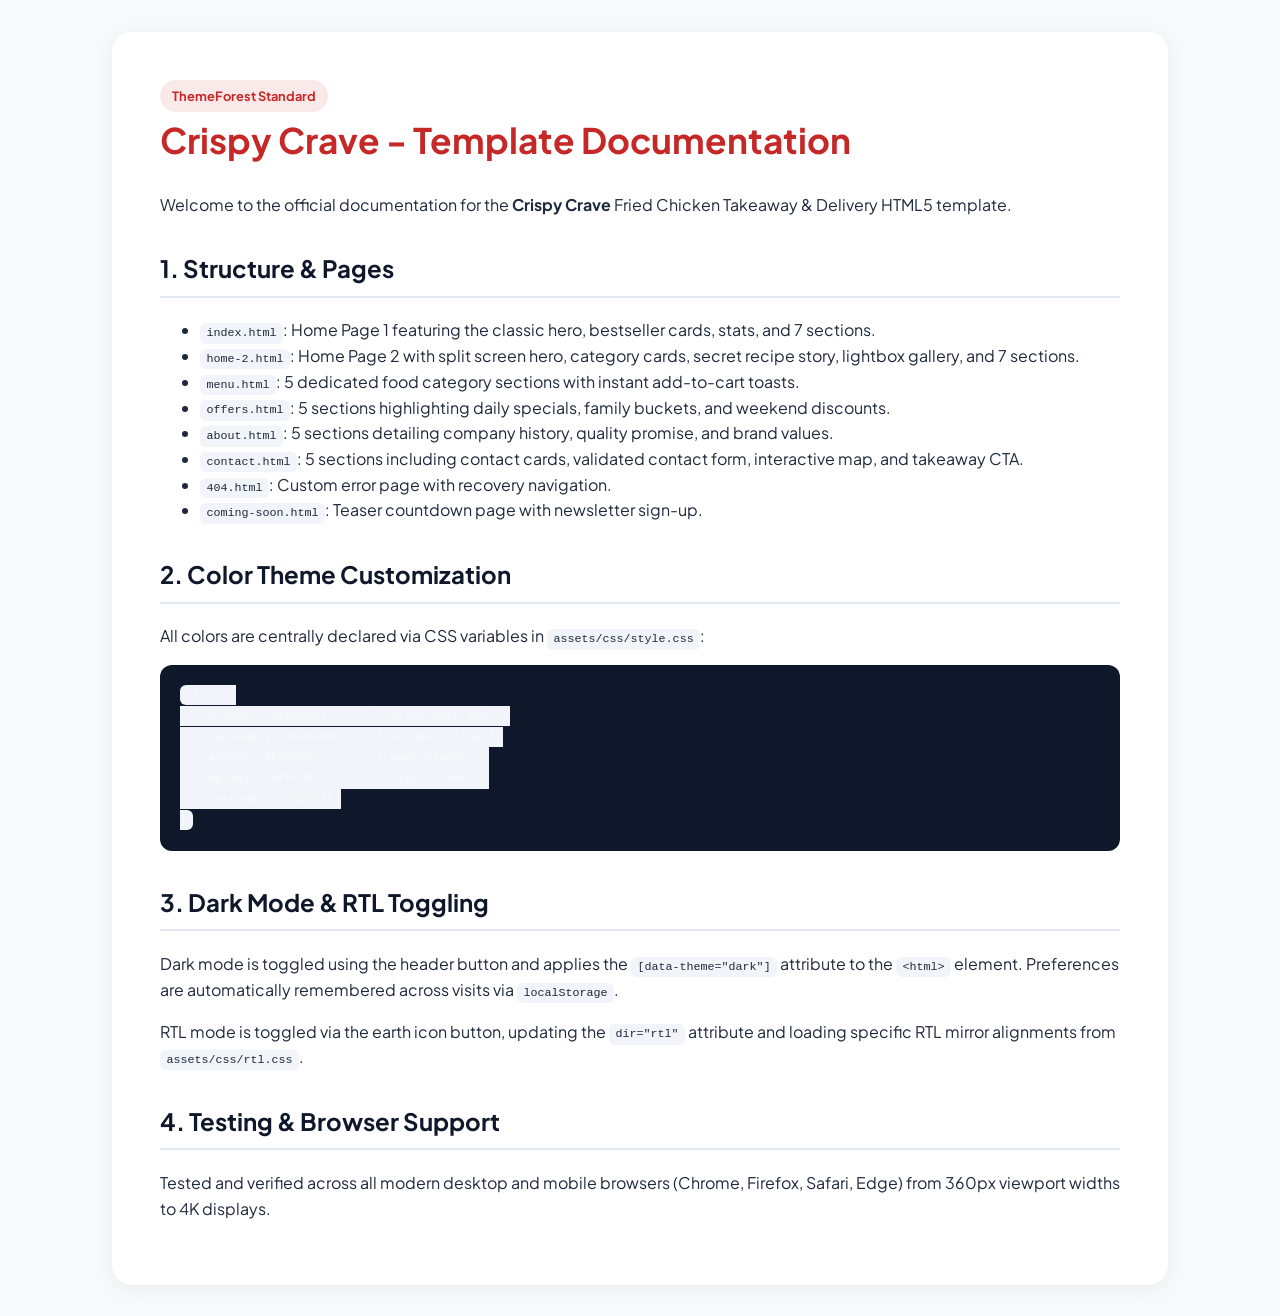
<file: documentation/index.html>
<!DOCTYPE html>
<html lang="en">
<head>
  <meta charset="UTF-8">
  <meta name="viewport" content="width=device-width, initial-scale=1.0">
  <title>Crispy Crave - Documentation & Developer Guide</title>
  <link href="https://fonts.googleapis.com/css2?family=Plus+Jakarta+Sans:wght@400;600;700;800&display=swap" rel="stylesheet">
  <style>
    :root {
      --primary: #C62828;
      --secondary: #FFB300;
      --bg: #F8F9FA;
      --card: #FFFFFF;
      --text: #1E293B;
    }
    body {
      font-family: 'Plus Jakarta Sans', sans-serif;
      background: var(--bg);
      color: var(--text);
      line-height: 1.6;
      margin: 0;
      padding: 2rem 1.5rem;
    }
    .doc-container {
      max-width: 960px;
      margin: 0 auto;
      background: var(--card);
      padding: 3rem;
      border-radius: 20px;
      box-shadow: 0 4px 20px rgba(0,0,0,0.06);
    }
    h1 { color: var(--primary); font-size: 2.2rem; margin-top: 0; }
    h2 { border-bottom: 2px solid #E2E8F0; padding-bottom: 0.5rem; margin-top: 2rem; color: #0F172A; }
    code { background: #F1F5F9; padding: 0.2rem 0.4rem; border-radius: 6px; font-size: 0.9em; }
    pre { background: #0F172A; color: #F8FAFC; padding: 1.25rem; border-radius: 12px; overflow-x: auto; }
    .badge { display: inline-block; padding: 0.35rem 0.75rem; border-radius: 999px; background: rgba(198,40,40,0.1); color: var(--primary); font-weight: 700; font-size: 0.8rem; }
  </style>
</head>
<body>
  <div class="doc-container">
    <span class="badge">ThemeForest Standard</span>
    <h1>Crispy Crave - Template Documentation</h1>
    <p>Welcome to the official documentation for the <strong>Crispy Crave</strong> Fried Chicken Takeaway & Delivery HTML5 template.</p>

    <h2>1. Structure & Pages</h2>
    <ul>
      <li><code>index.html</code>: Home Page 1 featuring the classic hero, bestseller cards, stats, and 7 sections.</li>
      <li><code>home-2.html</code>: Home Page 2 with split screen hero, category cards, secret recipe story, lightbox gallery, and 7 sections.</li>
      <li><code>menu.html</code>: 5 dedicated food category sections with instant add-to-cart toasts.</li>
      <li><code>offers.html</code>: 5 sections highlighting daily specials, family buckets, and weekend discounts.</li>
      <li><code>about.html</code>: 5 sections detailing company history, quality promise, and brand values.</li>
      <li><code>contact.html</code>: 5 sections including contact cards, validated contact form, interactive map, and takeaway CTA.</li>
      <li><code>404.html</code>: Custom error page with recovery navigation.</li>
      <li><code>coming-soon.html</code>: Teaser countdown page with newsletter sign-up.</li>
    </ul>

    <h2>2. Color Theme Customization</h2>
    <p>All colors are centrally declared via CSS variables in <code>assets/css/style.css</code>:</p>
    <pre><code>:root {
  --primary: #C62828;      /* Brand Deep Red */
  --secondary: #FFB300;    /* Golden Yellow */
  --accent: #F57C00;       /* Warm Orange */
  --bg-main: #FFF8EF;      /* Light Cream */
  --text-main: #1D1D1F;
}</code></pre>

    <h2>3. Dark Mode & RTL Toggling</h2>
    <p>Dark mode is toggled using the header button and applies the <code>[data-theme="dark"]</code> attribute to the <code>&lt;html&gt;</code> element. Preferences are automatically remembered across visits via <code>localStorage</code>.</p>
    <p>RTL mode is toggled via the earth icon button, updating the <code>dir="rtl"</code> attribute and loading specific RTL mirror alignments from <code>assets/css/rtl.css</code>.</p>

    <h2>4. Testing & Browser Support</h2>
    <p>Tested and verified across all modern desktop and mobile browsers (Chrome, Firefox, Safari, Edge) from 360px viewport widths to 4K displays.</p>
  </div>
</body>
</html>
</file>
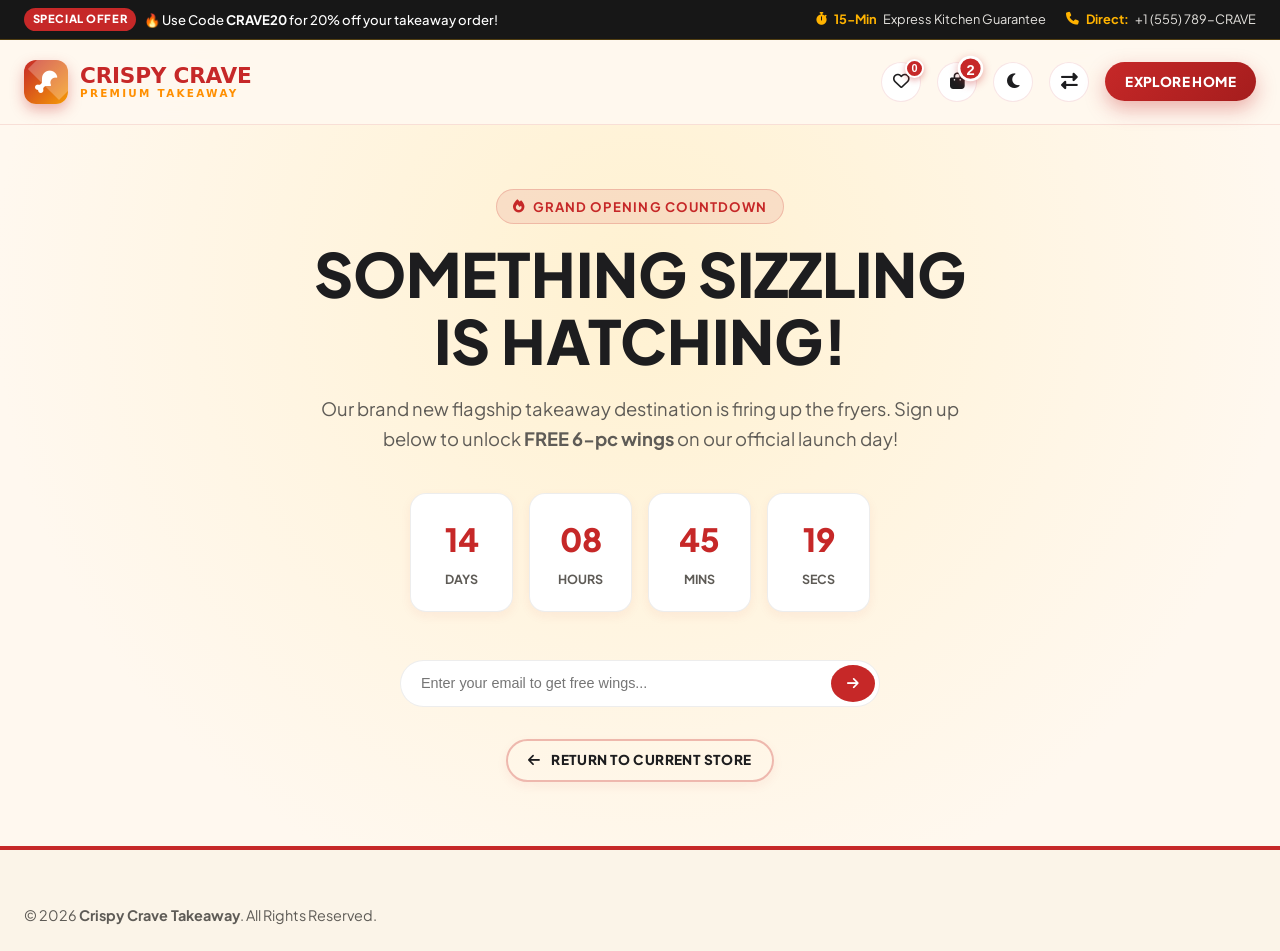
<file: coming-soon.html>
<!DOCTYPE html>
<html lang="en" dir="ltr" data-theme="light">
<head>
  <meta charset="UTF-8">
  <meta name="viewport" content="width=device-width, initial-scale=1.0">
  <title>Coming Soon | Crispy Crave New Store Opening</title>
  <meta name="description" content="A brand new Crispy Crave Takeaway location is opening soon. Sign up for free wings on opening day!">
  <link rel="icon" type="image/svg+xml" href="assets/images/favicon.svg">

  <link rel="preconnect" href="https://fonts.googleapis.com">
  <link rel="preconnect" href="https://fonts.gstatic.com" crossorigin>
  <link href="https://fonts.googleapis.com/css2?family=Plus+Jakarta+Sans:wght@400;500;600;700;800;900&display=swap" rel="stylesheet">
  <link rel="stylesheet" href="https://cdnjs.cloudflare.com/ajax/libs/font-awesome/6.5.1/css/all.min.css">

  <link rel="stylesheet" href="assets/css/style.css">
  <link rel="stylesheet" href="assets/css/animations.css">
  <link rel="stylesheet" href="assets/css/dark-mode.css">
  <link rel="stylesheet" href="assets/css/rtl.css">
</head>
<body style="min-height: 100vh; display: flex; flex-direction: column; justify-content: space-between; background: radial-gradient(circle at 50% 30%, rgba(255,179,0,0.18) 0%, var(--bg-main) 70%);">

  <!-- Header -->
  <!-- Topbar Announcement -->
    <div class="crave-topbar">
      <div class="cc-container crave-topbar-inner">
        <div class="topbar-promo">
          <span class="topbar-promo-tag">Special Offer</span>
          <span>🔥 Use Code <strong>CRAVE20</strong> for 20% off your takeaway order!</span>
        </div>
        <div class="topbar-perks">
          <span><i class="fa-solid fa-stopwatch" style="color: var(--secondary);"></i> <strong>15-Min</strong> Express Kitchen Guarantee</span>
          <span><i class="fa-solid fa-phone" style="color: var(--secondary);"></i> <strong>Direct:</strong> +1 (555) 789-CRAVE</span>
        </div>
      </div>
    </div>

  <header class="crave-header">

    <div class="cc-container crave-nav-wrapper">
      <a href="index.html" class="crave-brand">
        <div class="crave-logo-mark"><i class="fa-solid fa-drumstick-bite"></i></div>
        <div class="crave-brand-name">
          <span class="crave-brand-main">CRISPY CRAVE</span>
          <span class="crave-brand-sub">PREMIUM TAKEAWAY</span>
        </div>
      </a>
      <div class="crave-nav-actions">
        <!-- Wishlist Drawer Button -->
        <button class="crave-icon-btn wish-drawer-btn" aria-label="Open Crave-List" title="Your Crave-List">
          <i class="fa-regular fa-heart"></i>
          <span class="crave-badge-count" data-wish-count>0</span>
        </button>

        <!-- Cart / Order Drawer Button -->
        <button class="crave-icon-btn cart-drawer-btn" aria-label="Open Takeaway Bag" title="Your Takeaway Bag">
          <i class="fa-solid fa-bag-shopping"></i>
          <span class="crave-badge-count" data-cart-count>0</span>
        </button>

        <button class="crave-icon-btn theme-toggle-btn" aria-label="Toggle theme mode"><i class="fa-solid fa-moon"></i></button>
        <button class="crave-icon-btn rtl-toggle-btn" aria-label="Toggle text direction"><i class="fa-solid fa-right-left"></i></button>
        <a href="index.html" class="btn-crave btn-crave-primary btn-crave-sm">Explore Home</a>
      </div>
    </div>
  </header>

  <!-- Coming Soon Content -->
  <main class="cc-container" style="padding: 4rem 1.5rem; text-align: center;">
    <div style="max-width: 680px; margin: 0 auto;" class="anim-fade-up">
      <div class="crave-badge crave-badge-glow mb-3">
        <i class="fa-solid fa-fire text-danger"></i> Grand Opening Countdown
      </div>
      <h1 style="font-size: clamp(2.4rem, 5vw, 3.8rem); font-weight: 900; line-height: 1.1; margin-bottom: 1.25rem;">
        SOMETHING SIZZLING IS HATCHING!
      </h1>
      <p style="font-size: 1.15rem; color: var(--text-muted); line-height: 1.6; margin-bottom: 2.5rem;">
        Our brand new flagship takeaway destination is firing up the fryers. Sign up below to unlock <strong>FREE 6-pc wings</strong> on our official launch day!
      </p>

      <!-- Countdown Visual Box -->
      <div style="display: grid; grid-template-columns: repeat(4, 1fr); gap: 1rem; max-width: 460px; margin: 0 auto 3rem;">
        <div style="background: var(--bg-card); padding: 1.25rem 0.5rem; border-radius: 16px; border: 1px solid var(--border-light); box-shadow: var(--shadow-sm);">
          <div style="font-family: var(--font-heading); font-size: 2rem; font-weight: 900; color: var(--primary);">14</div>
          <span style="font-size: 0.78rem; text-transform: uppercase; font-weight: 700; color: var(--text-muted);">Days</span>
        </div>
        <div style="background: var(--bg-card); padding: 1.25rem 0.5rem; border-radius: 16px; border: 1px solid var(--border-light); box-shadow: var(--shadow-sm);">
          <div style="font-family: var(--font-heading); font-size: 2rem; font-weight: 900; color: var(--primary);">08</div>
          <span style="font-size: 0.78rem; text-transform: uppercase; font-weight: 700; color: var(--text-muted);">Hours</span>
        </div>
        <div style="background: var(--bg-card); padding: 1.25rem 0.5rem; border-radius: 16px; border: 1px solid var(--border-light); box-shadow: var(--shadow-sm);">
          <div style="font-family: var(--font-heading); font-size: 2rem; font-weight: 900; color: var(--primary);">45</div>
          <span style="font-size: 0.78rem; text-transform: uppercase; font-weight: 700; color: var(--text-muted);">Mins</span>
        </div>
        <div style="background: var(--bg-card); padding: 1.25rem 0.5rem; border-radius: 16px; border: 1px solid var(--border-light); box-shadow: var(--shadow-sm);">
          <div style="font-family: var(--font-heading); font-size: 2rem; font-weight: 900; color: var(--primary);">19</div>
          <span style="font-size: 0.78rem; text-transform: uppercase; font-weight: 700; color: var(--text-muted);">Secs</span>
        </div>
      </div>

      <!-- Notify Me Form -->
      <form class="footer-newsletter-form" style="max-width: 480px; margin: 0 auto 2rem;">
        <input type="email" class="footer-newsletter-input" placeholder="Enter your email to get free wings..." required aria-label="Email address for launch alert" style="background: var(--bg-card); color: var(--text-main); border: 1px solid var(--border-light);">
        <button type="submit" class="footer-newsletter-btn" aria-label="Notify me"><i class="fa-solid fa-arrow-right"></i></button>
      </form>

      <div class="d-flex justify-content-center gap-3">
        <a href="index.html" class="btn-crave btn-crave-outline btn-crave-sm">
          <i class="fa-solid fa-arrow-left"></i> Return To Current Store
        </a>
      </div>
    </div>
  </main>

  <!-- Footer Simple -->
  <footer class="crave-footer" style="padding: 2.5rem 0 1.5rem;">
    <div class="cc-container text-center">
      <p style="font-size: 0.9rem; margin-bottom: 0;">&copy; 2026 <strong>Crispy Crave Takeaway</strong>. All Rights Reserved.</p>
    </div>
  </footer>

  <script src="assets/js/animations.js"></script>
  <script src="assets/js/main.js"></script>
</body>
</html>
</file>
<file: assets/css/style.css>
/* CRISPY CRAVE - Premium Fried Chicken Takeaway Stylesheet */
:root {
  --primary: #C62828;
  --primary-dark: #9B1B1B;
  --primary-light: #FF5252;
  --primary-rgb: 198, 40, 40;
  
  --secondary: #FFB300;
  --secondary-dark: #FF8F00;
  --secondary-light: #FFE082;
  --secondary-rgb: 255, 179, 0;

  --accent: #FFB300;
  --accent-rgb: 255, 179, 0;

  --bg-main: #FFF8EF;
  --bg-card: #FFFFFF;
  --bg-card-alt: #FBF4E8;
  --bg-subtle: #FFF1E0;
  
  --text-main: #1D1D1F;
  --text-muted: #5E5B56;
  --text-light: #FFFFFF;
  
  --border-color: rgba(198, 40, 40, 0.12);
  --border-light: rgba(0, 0, 0, 0.07);
  
  --shadow-sm: 0 4px 12px rgba(198, 40, 40, 0.06);
  --shadow-md: 0 10px 25px rgba(198, 40, 40, 0.09);
  --shadow-lg: 0 20px 40px rgba(0, 0, 0, 0.08);
  --shadow-glow: 0 0 25px rgba(255, 179, 0, 0.4);

  --font-heading: 'Cabinet Grotesk', 'Plus Jakarta Sans', system-ui, sans-serif;
  --font-body: 'Plus Jakarta Sans', system-ui, sans-serif;
  --font-display: 'Clash Display', 'Cabinet Grotesk', system-ui, sans-serif;

  --header-height: 84px;
  --radius-sm: 10px;
  --radius-md: 16px;
  --radius-lg: 24px;
  --radius-pill: 9999px;

  --transition-smooth: all 0.35s cubic-bezier(0.16, 1, 0.3, 1);
  --transition-bounce: all 0.45s cubic-bezier(0.34, 1.56, 0.64, 1);
}

/* Base & Reset */
*, *::before, *::after {
  box-sizing: border-box;
}

html {
  scroll-behavior: smooth;
  font-size: 16px;
  overflow-x: clip;
}

body {
  margin: 0;
  padding: 0;
  font-family: var(--font-body);
  background-color: var(--bg-main);
  color: var(--text-main);
  line-height: 1.6;
  overflow-x: clip;
  transition: background-color 0.3s ease, color 0.3s ease;
  -webkit-font-smoothing: antialiased;
}

h1, h2, h3, h4, h5, h6 {
  font-family: var(--font-heading);
  color: var(--text-main);
  font-weight: 800;
  line-height: 1.2;
  margin-top: 0;
}

p {
  color: var(--text-muted);
}

a {
  text-decoration: none;
  color: inherit;
  transition: var(--transition-smooth);
}

img {
  max-width: 100%;
  height: auto;
  display: block;
}

/* Container Utilities */
.cc-container {
  width: 100%;
  max-width: 1280px;
  margin-left: auto;
  margin-right: auto;
  padding-left: 1.5rem;
  padding-right: 1.5rem;
}

.cc-container-fluid {
  width: 100%;
  padding-left: 2rem;
  padding-right: 2rem;
}

/* Badges & Pills */
.crave-badge {
  display: inline-flex;
  align-items: center;
  gap: 0.5rem;
  padding: 0.4rem 1rem;
  font-size: 0.82rem;
  font-weight: 700;
  text-transform: uppercase;
  letter-spacing: 0.08em;
  border-radius: var(--radius-pill);
  background: rgba(198, 40, 40, 0.1);
  color: var(--primary);
  border: 1px solid rgba(198, 40, 40, 0.2);
}

.crave-badge-gold {
  background: rgba(255, 179, 0, 0.18);
  color: #8A6100;
  border: 1px solid rgba(255, 179, 0, 0.45);
}

[data-theme="dark"] .crave-badge-gold {
  color: var(--secondary);
}

.crave-badge-glow {
  animation: pulseGlow 2s infinite ease-in-out;
}

@keyframes pulseGlow {
  0%, 100% { box-shadow: 0 0 10px rgba(255, 179, 0, 0.3); }
  50% { box-shadow: 0 0 25px rgba(255, 179, 0, 0.75); }
}

/* Buttons */
.btn-crave {
  display: inline-flex;
  align-items: center;
  justify-content: center;
  gap: 0.65rem;
  font-family: var(--font-heading);
  font-weight: 800;
  font-size: 0.95rem;
  padding: 0.85rem 1.85rem;
  border-radius: var(--radius-pill);
  cursor: pointer;
  border: none;
  position: relative;
  overflow: hidden;
  transition: var(--transition-bounce);
  text-transform: uppercase;
  letter-spacing: 0.03em;
  white-space: nowrap;
  box-shadow: var(--shadow-sm);
}

.btn-crave-primary {
  background: linear-gradient(135deg, var(--primary) 0%, #A51D1D 100%);
  color: #FFFFFF !important;
  box-shadow: 0 8px 20px rgba(198, 40, 40, 0.35);
}

.btn-crave-primary:hover,
.btn-crave-primary:focus,
.btn-crave-primary:focus-visible,
.btn-crave-primary:active,
.btn-crave-primary.touch-active {
  transform: translateY(-3px) scale(1.02);
  box-shadow: 0 14px 28px rgba(198, 40, 40, 0.45);
  background: linear-gradient(135deg, #B71C1C 0%, var(--primary) 100%);
}

.btn-crave-gold {
  background: linear-gradient(135deg, var(--secondary-light) 0%, var(--secondary) 100%);
  color: #171717 !important;
  font-weight: 900;
  box-shadow: 0 8px 22px rgba(255, 179, 0, 0.4);
}

.btn-crave-gold:hover,
.btn-crave-gold:focus,
.btn-crave-gold:focus-visible,
.btn-crave-gold:active,
.btn-crave-gold.touch-active {
  transform: translateY(-3px) scale(1.02);
  box-shadow: 0 14px 30px rgba(255, 179, 0, 0.55);
}

.btn-crave-outline {
  background: transparent;
  color: var(--text-main) !important;
  border: 2px solid rgba(198, 40, 40, 0.3);
}

.btn-crave-outline:hover,
.btn-crave-outline:focus,
.btn-crave-outline:focus-visible,
.btn-crave-outline:active,
.btn-crave-outline.touch-active {
  border-color: var(--primary);
  background: rgba(198, 40, 40, 0.08);
  transform: translateY(-2px);
}

.btn-crave-sm {
  padding: 0.55rem 1.25rem;
  font-size: 0.85rem;
}

.btn-crave-lg {
  padding: 1.05rem 2.25rem;
  font-size: 1.05rem;
}

/* HEADER & NAVBAR */
.crave-header {
  position: -webkit-sticky;
  position: sticky;
  top: 0;
  left: 0;
  width: 100%;
  background: rgba(255, 248, 239, 0.96);
  backdrop-filter: blur(14px);
  -webkit-backdrop-filter: blur(14px);
  z-index: 1000;
  border-bottom: 1px solid var(--border-color);
  transition: box-shadow 0.25s ease;
}

.crave-header.scrolled {
  box-shadow: 0 8px 25px rgba(0, 0, 0, 0.08);
}

.crave-nav-wrapper {
  display: flex;
  align-items: center;
  justify-content: space-between;
  height: var(--header-height);
}

/* Brand Logo */
.crave-brand {
  display: flex;
  align-items: center;
  gap: 0.75rem;
  font-family: var(--font-display);
  font-size: 1.5rem;
  font-weight: 900;
  color: var(--text-main);
  letter-spacing: -0.02em;
}

.crave-logo-mark {
  width: 44px;
  height: 44px;
  border-radius: 12px;
  background: linear-gradient(135deg, var(--primary) 0%, var(--secondary) 120%);
  display: flex;
  align-items: center;
  justify-content: center;
  color: #FFF;
  font-size: 1.4rem;
  box-shadow: 0 6px 14px rgba(198, 40, 40, 0.35);
  position: relative;
  overflow: hidden;
}

.crave-logo-mark::after {
  content: '';
  position: absolute;
  top: -30%;
  right: -30%;
  width: 100%;
  height: 100%;
  background: rgba(255, 255, 255, 0.25);
  transform: rotate(45deg);
}

.crave-brand-name {
  display: flex;
  flex-direction: column;
  line-height: 1;
}

.crave-brand-main {
  font-size: 1.35rem;
  font-weight: 900;
  color: var(--primary);
  letter-spacing: -0.01em;
}

.crave-brand-sub {
  font-size: 0.65rem;
  font-weight: 800;
  letter-spacing: 0.22em;
  color: var(--secondary-dark);
  text-transform: uppercase;
  margin-top: 2px;
}

/* Navigation Links */
.crave-nav-menu {
  display: flex;
  align-items: center;
  gap: 1.75rem;
  list-style: none;
  margin: 0;
  padding: 0;
}

.crave-nav-item {
  position: relative;
}

.crave-nav-link {
  font-family: var(--font-heading);
  font-size: 0.95rem;
  font-weight: 700;
  color: var(--text-main);
  padding: 0.5rem 0.2rem;
  display: inline-flex;
  align-items: center;
  gap: 0.35rem;
  position: relative;
}

.crave-nav-link::after {
  content: '';
  position: absolute;
  bottom: 0;
  left: 0;
  width: 0%;
  height: 3px;
  background: var(--primary);
  border-radius: 4px;
  transition: width 0.25s ease;
}

.crave-nav-link:hover::after,
.crave-nav-link.active::after {
  width: 100%;
}

.crave-nav-link:hover,
.crave-nav-link.active {
  color: var(--primary);
}

/* Dropdown */
.crave-dropdown-menu {
  position: absolute;
  top: calc(100% + 12px);
  left: 0;
  min-width: 220px;
  background: var(--bg-card);
  border: 1px solid var(--border-color);
  border-radius: var(--radius-md);
  padding: 0.75rem 0.5rem;
  box-shadow: 0 16px 36px rgba(0, 0, 0, 0.12);
  opacity: 0;
  visibility: hidden;
  transform: translateY(10px);
  transition: var(--transition-smooth);
  list-style: none;
  z-index: 100;
}

.crave-nav-item:hover .crave-dropdown-menu {
  opacity: 1;
  visibility: visible;
  transform: translateY(0);
}

.crave-dropdown-item {
  display: flex;
  align-items: center;
  justify-content: space-between;
  padding: 0.65rem 1rem;
  border-radius: var(--radius-sm);
  font-size: 0.9rem;
  font-weight: 700;
  color: var(--text-main);
  transition: var(--transition-smooth);
}

.crave-dropdown-item:hover {
  background: var(--bg-subtle);
  color: var(--primary);
  padding-left: 1.25rem;
}

.crave-dropdown-badge {
  font-size: 0.65rem;
  padding: 0.15rem 0.5rem;
  border-radius: var(--radius-pill);
  background: var(--primary);
  color: #FFF;
  font-weight: 800;
}

/* Nav Actions Right */
.crave-nav-actions {
  display: flex;
  align-items: center;
  gap: 1rem;
}

.crave-icon-btn {
  width: 40px;
  height: 40px;
  border-radius: 50%;
  border: 1px solid var(--border-color);
  background: var(--bg-card);
  color: var(--text-main);
  display: flex;
  align-items: center;
  justify-content: center;
  cursor: pointer;
  font-size: 1.05rem;
  transition: var(--transition-smooth);
}

.crave-icon-btn:hover,
.crave-icon-btn:focus,
.crave-icon-btn:focus-visible,
.crave-icon-btn:active,
.crave-icon-btn.touch-active {
  background: var(--primary);
  color: #FFF;
  border-color: var(--primary);
  transform: rotate(15deg);
}

.crave-hamburger {
  display: none;
  flex-direction: column;
  justify-content: center;
  gap: 5px;
  width: 42px;
  height: 42px;
  border-radius: 10px;
  border: 1px solid var(--border-color);
  background: var(--bg-card);
  cursor: pointer;
  padding: 9px;
  z-index: 1002;
}

.crave-hamburger span {
  display: block;
  width: 100%;
  height: 2.5px;
  background: var(--text-main);
  border-radius: 3px;
  transition: all 0.3s ease;
}

.crave-hamburger.active span:nth-child(1) {
  transform: translateY(7.5px) rotate(45deg);
}
.crave-hamburger.active span:nth-child(2) {
  opacity: 0;
}
.crave-hamburger.active span:nth-child(3) {
  transform: translateY(-7.5px) rotate(-45deg);
}

/* Mobile Nav Drawer */
.crave-mobile-drawer {
  position: fixed;
  top: 0;
  right: -100%;
  width: 82%;
  max-width: 380px;
  height: 100vh;
  background: var(--bg-card);
  box-shadow: -10px 0 35px rgba(0, 0, 0, 0.25);
  z-index: 1060;
  padding: 1.75rem 1.75rem 2.5rem;
  overflow-y: auto;
  transition: right 0.4s cubic-bezier(0.16, 1, 0.3, 1), visibility 0.4s ease;
  display: flex;
  flex-direction: column;
  justify-content: space-between;
  visibility: hidden;
  pointer-events: none;
}

.crave-mobile-close {
  display: inline-flex;
  align-items: center;
  justify-content: center;
  width: 40px;
  height: 40px;
  border-radius: 50%;
  background: var(--bg-card-alt);
  border: 1px solid var(--border-light);
  color: var(--text-main);
  font-size: 1.15rem;
  cursor: pointer;
  padding: 0;
  line-height: 1;
  transition: all var(--transition-fast);
  flex-shrink: 0;
}

.crave-mobile-close:hover,
.crave-mobile-close:focus {
  color: var(--primary);
  background: rgba(198, 40, 40, 0.1);
  border-color: var(--primary);
  transform: rotate(90deg);
}

.crave-mobile-drawer.open {
  right: 0;
  visibility: visible;
  pointer-events: auto;
}

/* Hamburger Mobile Drawer Brand Spacing (Aligned with Outside Header) */
.crave-mobile-drawer .crave-brand {
  display: flex !important;
  align-items: center !important;
  gap: 0.75rem !important;
  flex-shrink: 0 !important;
}

.crave-mobile-drawer .crave-brand .crave-logo-mark,
.crave-mobile-drawer .crave-logo-mark {
  width: 44px !important;
  height: 44px !important;
  min-width: 44px !important;
  font-size: 1.4rem !important;
  margin: 0 !important;
  margin-inline-end: 0 !important;
  flex-shrink: 0 !important;
}

.crave-mobile-drawer .crave-brand-name {
  display: flex !important;
  flex-direction: column !important;
  line-height: 1 !important;
  gap: 0 !important;
}

.crave-mobile-drawer .crave-brand-main {
  font-size: 1.35rem !important;
  font-weight: 900 !important;
  color: var(--primary) !important;
  letter-spacing: -0.01em !important;
}

.crave-mobile-drawer .crave-brand-sub {
  font-size: 0.65rem !important;
  font-weight: 800 !important;
  letter-spacing: 0.22em !important;
  color: var(--secondary-dark) !important;
  text-transform: uppercase !important;
  margin-top: 2px !important;
}

/* Mobile Drawer Actions Bar */
.crave-mobile-actions {
  display: flex;
  align-items: center;
  justify-content: space-around;
  margin-top: 1.75rem !important;
  margin-bottom: 1.75rem !important;
  padding: 0.5rem 0.25rem;
  background: transparent !important;
  border-radius: 0 !important;
  border: none !important;
  box-shadow: none !important;
  gap: 0.75rem;
}

.crave-mobile-actions .crave-icon-btn {
  width: 44px;
  height: 44px;
  font-size: 1.1rem;
  flex-shrink: 0;
}

.crave-mobile-overlay {
  position: fixed;
  top: 0;
  left: 0;
  width: 100vw;
  height: 100vh;
  background: rgba(0, 0, 0, 0.6);
  backdrop-filter: blur(4px);
  z-index: 1000;
  opacity: 0;
  visibility: hidden;
  pointer-events: none;
  transition: all 0.3s ease;
}

.crave-mobile-overlay.active {
  opacity: 1;
  visibility: visible;
  pointer-events: auto;
}

.crave-mobile-links {
  list-style: none;
  padding: 0;
  margin: 0;
  display: flex;
  flex-direction: column;
  gap: 1.15rem;
}

.crave-mobile-link {
  font-family: var(--font-heading);
  font-size: 1.25rem;
  font-weight: 800;
  color: var(--text-main);
  display: flex;
  align-items: center;
  justify-content: space-between;
  width: 100%;
  background: none;
  border: none;
  border-bottom: 1px solid var(--border-light);
  padding: 0 0 0.65rem 0;
  text-decoration: none;
  cursor: pointer;
  text-align: left;
  transition: all var(--transition-fast);
}

.crave-mobile-link.active,
.crave-mobile-link:hover,
.crave-mobile-link:focus {
  color: var(--primary);
  padding-left: 0.5rem;
}

.crave-mobile-dropdown-toggle .mobile-chevron {
  transition: transform var(--transition-fast);
}

.crave-mobile-dropdown-toggle.open .mobile-chevron,
.crave-mobile-dropdown-toggle[aria-expanded="true"] .mobile-chevron {
  transform: rotate(180deg);
}

.crave-mobile-sublinks {
  list-style: none;
  padding: 0.65rem 0 0.45rem 1rem;
  margin: 0;
  display: none;
  flex-direction: column;
  gap: 0.65rem;
  border-left: 2px solid rgba(198, 40, 40, 0.25);
  margin-left: 0.5rem;
}

.crave-mobile-sublinks.show {
  display: flex;
}

.crave-mobile-sublink {
  font-family: var(--font-heading);
  font-size: 1.05rem;
  font-weight: 700;
  color: var(--text-muted);
  display: flex;
  align-items: center;
  padding: 0.45rem 0.65rem;
  border-radius: var(--radius-sm);
  transition: all var(--transition-fast);
  text-decoration: none;
}

.crave-mobile-sublink:hover,
.crave-mobile-sublink:focus,
.crave-mobile-sublink.active {
  color: var(--primary);
  background: rgba(198, 40, 40, 0.08);
  padding-left: 0.85rem;
}

.crave-mobile-sublink.active {
  font-weight: 800;
}

/* SECTION COMMONS */
.cc-section {
  padding: 6rem 0;
  position: relative;
  overflow: hidden;
}

.cc-section-header {
  text-align: center;
  max-width: 680px;
  margin: 0 auto 3.5rem;
}

.cc-section-title {
  font-size: clamp(2.1rem, 4vw, 3rem);
  font-weight: 900;
  letter-spacing: -0.02em;
  margin-top: 0.65rem;
  margin-bottom: 1rem;
}

.cc-section-subtitle {
  font-size: 1.05rem;
  line-height: 1.6;
}

/* HERO SECTION 1 (Home 1 - Section 1) */
.hero-s1 {
  padding: 5rem 0 6.5rem;
  background: radial-gradient(circle at 75% 35%, rgba(255, 179, 0, 0.18) 0%, rgba(255, 248, 239, 0) 65%),
              radial-gradient(circle at 20% 80%, rgba(198, 40, 40, 0.08) 0%, rgba(255, 248, 239, 0) 55%);
}

.hero-s1-grid {
  display: grid;
  grid-template-columns: 1.1fr 1fr;
  align-items: center;
  gap: 3.5rem;
}

.hero-s1-title {
  font-size: clamp(2.8rem, 5.5vw, 4.4rem);
  font-weight: 900;
  line-height: 1.05;
  letter-spacing: -0.03em;
  margin-bottom: 1.5rem;
}

.hero-highlight {
  color: var(--primary);
  display: inline-block;
  position: relative;
}

.hero-highlight::after {
  content: '';
  position: absolute;
  bottom: 4px;
  left: 0;
  width: 100%;
  height: 12px;
  background: rgba(255, 179, 0, 0.35);
  z-index: -1;
  border-radius: 4px;
}

.hero-s1-desc {
  font-size: 1.18rem;
  line-height: 1.65;
  margin-bottom: 2.25rem;
  max-width: 540px;
}

.hero-s1-buttons {
  display: flex;
  align-items: center;
  gap: 1.25rem;
  flex-wrap: wrap;
  margin-bottom: 2.5rem;
}

.hero-stats-row {
  display: flex;
  align-items: center;
  gap: 2.5rem;
  padding-top: 1.75rem;
  border-top: 1px solid var(--border-color);
}

.hero-stat-item {
  display: flex;
  flex-direction: column;
}

.hero-stat-number {
  font-family: var(--font-heading);
  font-size: 1.85rem;
  font-weight: 900;
  color: var(--primary);
  line-height: 1;
}

.hero-stat-label {
  font-size: 0.85rem;
  font-weight: 600;
  color: var(--text-muted);
  margin-top: 0.35rem;
}

/* Hero 1 Visual Composition */
.hero-s1-visual {
  position: relative;
  display: flex;
  justify-content: center;
  align-items: center;
}

.hero-visual-circle {
  position: absolute;
  width: 440px;
  height: 440px;
  border-radius: 50%;
  background: linear-gradient(135deg, rgba(255, 179, 0, 0.3) 0%, rgba(198, 40, 40, 0.2) 100%);
  filter: blur(10px);
  z-index: 1;
  animation: spinSlow 30s linear infinite;
}

@keyframes spinSlow {
  from { transform: rotate(0deg); }
  to { transform: rotate(360deg); }
}

.hero-main-img-box {
  position: relative;
  z-index: 2;
  border-radius: 30px;
  overflow: hidden;
  box-shadow: 0 25px 60px rgba(198, 40, 40, 0.22);
  border: 4px solid #FFF;
  max-width: 480px;
  transform: perspective(1000px) rotateY(-4deg) rotateX(2deg);
  transition: transform 0.5s ease;
}

.hero-main-img-box:hover {
  transform: perspective(1000px) rotateY(0deg) rotateX(0deg) scale(1.02);
}

.hero-main-img {
  width: 100%;
  height: 450px;
  object-fit: cover;
}

/* Floating Badges */
.floating-badge {
  position: absolute;
  z-index: 3;
  background: rgba(255, 255, 255, 0.95);
  backdrop-filter: blur(10px);
  padding: 0.9rem 1.4rem;
  border-radius: var(--radius-md);
  box-shadow: 0 15px 35px rgba(0, 0, 0, 0.12);
  display: flex;
  align-items: center;
  gap: 0.85rem;
  border: 1px solid rgba(255, 179, 0, 0.3);
  animation: floatUp 4s ease-in-out infinite alternate;
}

.floating-badge-top {
  top: 15px;
  right: -10px;
}

.floating-badge-bottom {
  bottom: 20px;
  left: -20px;
  animation-delay: -2s;
}

.badge-icon {
  width: 42px;
  height: 42px;
  border-radius: 50%;
  background: var(--primary);
  color: #FFF;
  display: flex;
  align-items: center;
  justify-content: center;
  font-size: 1.2rem;
}

.badge-text-title {
  font-size: 0.92rem;
  font-weight: 800;
  color: var(--text-main);
  line-height: 1.2;
}

.badge-text-sub {
  font-size: 0.75rem;
  font-weight: 600;
  color: var(--secondary-dark);
}

@keyframes floatUp {
  0% { transform: translateY(0px); }
  100% { transform: translateY(-14px); }
}

/* SECTION 2: BESTSELLERS */
.bestsellers-grid {
  display: grid;
  grid-template-columns: repeat(3, 1fr);
  gap: 2rem;
}

.product-card {
  background: var(--bg-card);
  border-radius: var(--radius-lg);
  overflow: hidden;
  border: 1px solid var(--border-light);
  box-shadow: var(--shadow-sm);
  transition: var(--transition-bounce);
  display: flex;
  flex-direction: column;
  position: relative;
  height: 100%;
}

.product-card:hover {
  transform: translateY(-8px);
  box-shadow: 0 20px 40px rgba(198, 40, 40, 0.12);
  border-color: rgba(198, 40, 40, 0.25);
}

.product-img-wrap {
  position: relative;
  height: 230px;
  min-height: 230px;
  max-height: 230px;
  overflow: hidden;
  background: #f5ece2;
  width: 100%;
}

.product-img {
  width: 100%;
  height: 100%;
  object-fit: cover;
  transition: transform 0.6s cubic-bezier(0.16, 1, 0.3, 1);
}

.product-card:hover .product-img {
  transform: scale(1.08);
}

.product-tag {
  position: absolute;
  top: 12px;
  left: 12px;
  padding: 0.3rem 0.8rem;
  border-radius: var(--radius-pill);
  font-size: 0.72rem;
  font-weight: 800;
  text-transform: uppercase;
  background: var(--primary);
  color: #FFF;
  z-index: 2;
  white-space: nowrap;
  max-width: calc(100% - 64px);
  text-overflow: ellipsis;
  overflow: hidden;
}

.product-tag.tag-gold,
.product-tag-gold {
  background: var(--secondary);
  color: #171717;
}

.product-card-body {
  padding: 1.5rem;
  display: flex;
  flex-direction: column;
  flex: 1 1 auto;
}

.product-rating {
  display: flex;
  align-items: center;
  gap: 0.35rem;
  color: var(--secondary);
  font-size: 0.85rem;
  margin-bottom: 0.5rem;
}

.product-rating span {
  color: var(--text-muted);
  font-weight: 600;
  margin-left: 0.25rem;
}

.product-title {
  font-size: 1.25rem;
  font-weight: 800;
  margin-bottom: 0.45rem;
  color: var(--text-main);
  min-height: 1.6em;
}

.product-desc {
  font-size: 0.88rem;
  color: var(--text-muted);
  line-height: 1.5;
  margin-bottom: 1.25rem;
  flex-grow: 1;
  display: -webkit-box;
  -webkit-line-clamp: 3;
  line-clamp: 3;
  -webkit-box-orient: vertical;
  overflow: hidden;
  min-height: 3.9em;
}

.product-footer {
  display: flex;
  align-items: center;
  justify-content: space-between;
  padding-top: 1rem;
  border-top: 1px dashed var(--border-light);
  margin-top: auto;
}

.product-price {
  font-family: var(--font-heading);
  font-size: 1.35rem;
  font-weight: 900;
  color: var(--primary);
}

.product-old-price {
  font-size: 0.88rem;
  text-decoration: line-through;
  color: var(--text-muted);
  margin-left: 0.35rem;
}

/* SECTION 3: WHY CHOOSE US (Home 1 - Section 3) */
.why-us-grid {
  display: grid;
  grid-template-columns: repeat(4, 1fr);
  gap: 1.75rem;
}

.why-feature-card {
  background: var(--bg-card);
  border-radius: var(--radius-md);
  padding: 2.25rem 1.75rem;
  border: 1px solid var(--border-light);
  box-shadow: var(--shadow-sm);
  transition: var(--transition-smooth);
  text-align: center;
  position: relative;
  overflow: hidden;
  height: 100%;
  display: flex;
  flex-direction: column;
  justify-content: space-between;
}

.why-feature-card .btn-order-now,
.why-feature-card .btn-crave {
  margin-top: auto;
}

.why-feature-card::before {
  content: '';
  position: absolute;
  top: 0;
  left: 0;
  width: 100%;
  height: 4px;
  background: linear-gradient(90deg, var(--primary), var(--secondary));
  opacity: 0;
  transition: opacity 0.3s ease;
}

.why-feature-card:hover {
  transform: translateY(-6px);
  border-color: rgba(198, 40, 40, 0.3);
  box-shadow: var(--shadow-md);
}

.why-feature-card:hover::before {
  opacity: 1;
}

.why-icon-box {
  width: 72px;
  height: 72px;
  border-radius: 20px;
  background: rgba(198, 40, 40, 0.08);
  color: var(--primary);
  display: flex;
  align-items: center;
  justify-content: center;
  font-size: 2rem;
  margin: 0 auto 1.5rem;
  transition: var(--transition-bounce);
}

.why-feature-card:hover .why-icon-box {
  background: var(--primary);
  color: #FFF;
  transform: rotate(8deg) scale(1.08);
}

.why-card-title {
  font-size: 1.25rem;
  font-weight: 800;
  margin-bottom: 0.75rem;
}

.experience-grid {
  display: grid;
  grid-template-columns: repeat(3, 1fr);
  gap: 2rem;
}

/* Unrivaled Passion Section (#food-experience): Equal Spacing Between Logo, Heading, and Subtext */
#food-experience .why-icon-box,
.experience-grid .why-icon-box {
  margin: 0 auto 1.15rem !important;
}

#food-experience .why-card-title,
.experience-grid .why-card-title {
  margin-top: 0 !important;
  margin-bottom: 1.15rem !important;
}

#food-experience .why-feature-card p,
.experience-grid .why-feature-card p {
  margin-bottom: 0 !important;
}

/* SECTION 4: SIGNATURE COLLECTIONS */
.signature-grid {
  display: grid;
  grid-template-columns: repeat(2, 1fr);
  gap: 2rem;
}

.sig-card {
  position: relative;
  border-radius: var(--radius-lg);
  overflow: hidden;
  height: 380px;
  display: flex;
  align-items: flex-end;
  box-shadow: var(--shadow-md);
  border: 1px solid var(--border-light);
}

.sig-img {
  position: absolute;
  top: 0;
  left: 0;
  width: 100%;
  height: 100%;
  object-fit: cover;
  transition: transform 0.7s cubic-bezier(0.16, 1, 0.3, 1);
  z-index: 1;
}

.sig-card:hover .sig-img {
  transform: scale(1.08);
}

.sig-overlay {
  position: absolute;
  inset: 0;
  background: linear-gradient(180deg, rgba(0,0,0,0) 30%, rgba(0,0,0,0.85) 90%);
  z-index: 2;
  transition: background 0.3s ease;
}

.sig-content {
  position: relative;
  z-index: 3;
  padding: 2.25rem;
  color: #FFF;
}

.sig-tag {
  display: inline-block;
  background: var(--secondary);
  color: #171717;
  font-weight: 800;
  font-size: 0.78rem;
  text-transform: uppercase;
  padding: 0.3rem 0.8rem;
  border-radius: var(--radius-pill);
  margin-bottom: 0.75rem;
}

.sig-title {
  color: #FFF;
  font-size: 1.75rem;
  font-weight: 900;
  margin-bottom: 0.5rem;
}

.sig-desc {
  color: rgba(255, 255, 255, 0.85);
  font-size: 0.95rem;
  margin-bottom: 1.25rem;
  max-width: 440px;
}

/* SECTION 5: SPECIAL DEALS & COMBOS */
.deals-grid {
  display: grid;
  grid-template-columns: repeat(3, 1fr);
  gap: 2rem;
}

.deal-card {
  background: var(--bg-card);
  border-radius: var(--radius-lg);
  overflow: hidden;
  border: 2px dashed rgba(255, 179, 0, 0.5);
  position: relative;
  box-shadow: var(--shadow-sm);
  transition: var(--transition-bounce);
  display: flex;
  flex-direction: column;
  height: 100%;
}

.deal-card:hover {
  transform: translateY(-6px);
  border-color: var(--primary);
  box-shadow: var(--shadow-lg);
}

.deal-discount-pill {
  position: absolute;
  top: 16px;
  right: 16px;
  background: var(--primary);
  color: #FFF;
  font-weight: 900;
  font-size: 0.95rem;
  padding: 0.45rem 1rem;
  border-radius: var(--radius-pill);
  box-shadow: 0 4px 12px rgba(198, 40, 40, 0.4);
  z-index: 5;
}

.deal-discount-pill.pill-gold,
.deal-discount-pill-gold {
  background: var(--secondary);
  color: #171717;
  box-shadow: 0 4px 12px rgba(255, 179, 0, 0.4);
}

.deal-img {
  width: 100%;
  height: 220px;
  min-height: 220px;
  max-height: 220px;
  object-fit: cover;
}

.deal-body {
  padding: 1.75rem;
  display: flex;
  flex-direction: column;
  flex: 1 1 auto;
}

.deal-body .crave-badge,
.ticket-body .crave-badge {
  align-self: flex-start;
  width: fit-content;
  max-width: max-content;
  display: inline-flex;
  padding: 0.4rem 1rem !important;
}

[dir="rtl"] .deal-body .crave-badge,
[dir="rtl"] .ticket-body .crave-badge {
  align-self: flex-start;
  width: fit-content;
  max-width: max-content;
}

.deal-title {
  font-size: 1.35rem;
  font-weight: 800;
  margin-bottom: 0.5rem;
}

.deal-features {
  list-style: none;
  padding: 0;
  margin: 1rem 0 1.5rem;
  display: flex;
  flex-direction: column;
  gap: 0.5rem;
  font-size: 0.9rem;
  color: var(--text-muted);
  flex-grow: 1;
}

.deal-features li {
  display: flex;
  align-items: center;
  gap: 0.5rem;
}

.deal-features li i {
  color: var(--secondary-dark);
}

.deal-footer,
.deal-card .d-flex.justify-content-between {
  display: flex !important;
  align-items: center !important;
  justify-content: space-between !important;
  gap: 1.25rem !important;
  padding-top: 1.25rem !important;
  margin-top: auto !important;
  border-top: 1px dashed var(--border-light) !important;
  width: 100% !important;
}

.deal-footer .product-price,
.deal-card .product-price {
  font-family: var(--font-heading);
  font-size: 1.35rem;
  font-weight: 900;
  color: var(--primary);
  white-space: nowrap;
}

.deal-footer .btn-crave,
.deal-card .d-flex .btn-crave {
  white-space: nowrap;
  flex-shrink: 0;
}

/* SECTION 6: CUSTOMER REVIEWS (3 CARDS SIDE BY SIDE) */
.reviews-grid {
  display: grid;
  grid-template-columns: repeat(3, 1fr);
  gap: 1.75rem;
  width: 100%;
}



.review-card {
  background: var(--bg-card);
  border-radius: var(--radius-lg);
  padding: 2.25rem 2rem;
  border: 1px solid var(--border-light);
  box-shadow: var(--shadow-md);
  position: relative;
  display: flex;
  flex-direction: column;
  justify-content: space-between;
  height: 100%;
  transition: var(--transition-bounce);
}

.review-card:hover {
  transform: translateY(-6px);
  border-color: rgba(255, 179, 0, 0.45);
  box-shadow: var(--shadow-lg);
}

.review-quote-icon {
  position: absolute;
  top: 1.75rem;
  right: 1.75rem;
  font-size: 2.5rem;
  color: rgba(198, 40, 40, 0.1);
  pointer-events: none;
}

.review-stars {
  color: var(--secondary);
  font-size: 1.1rem;
  margin-bottom: 1rem;
  display: flex;
  gap: 0.25rem;
}

.review-text {
  font-size: 1rem;
  font-style: italic;
  line-height: 1.65;
  color: var(--text-main);
  margin-bottom: 1.5rem;
  flex-grow: 1;
}

.review-author {
  display: flex;
  align-items: center;
  gap: 1rem;
  margin-top: auto;
  padding-top: 1.15rem;
  border-top: 1px solid var(--border-light);
}

.review-avatar {
  width: 50px;
  height: 50px;
  min-width: 50px;
  border-radius: 50%;
  object-fit: cover;
  border: 2px solid var(--secondary);
  flex-shrink: 0;
  display: block;
}

.review-author-info,
.review-author > div {
  display: flex;
  flex-direction: column;
  justify-content: center;
  min-width: 0;
}

.review-name {
  font-size: 1.05rem;
  font-weight: 800;
  color: var(--text-main);
  line-height: 1.25;
  margin: 0 0 0.2rem 0 !important;
}

.review-city {
  font-size: 0.85rem;
  color: var(--text-muted);
  line-height: 1.3;
  margin: 0 !important;
  display: block;
}

/* SECTION 7: FINAL ORDER CTA */
.final-cta-banner {
  background: linear-gradient(135deg, #A71D1D 0%, #690B0B 100%);
  border-radius: 32px;
  padding: 4.5rem 3.5rem;
  position: relative;
  overflow: hidden;
  color: #FFF;
  box-shadow: 0 25px 50px rgba(167, 29, 29, 0.35);
  margin: 0 auto;
  width: 100%;
  box-sizing: border-box;
}

.final-cta-banner::before {
  content: '';
  position: absolute;
  top: -50%;
  right: -20%;
  width: 600px;
  height: 600px;
  border-radius: 50%;
  background: radial-gradient(circle, rgba(255, 179, 0, 0.2) 0%, transparent 70%);
}

.final-cta-grid {
  display: grid;
  grid-template-columns: 1.2fr 0.8fr;
  align-items: center;
  gap: 3rem;
  position: relative;
  z-index: 2;
  width: 100%;
  box-sizing: border-box;
}

.final-cta-content {
  width: 100%;
  box-sizing: border-box;
}

.final-cta-title {
  color: #FFF;
  font-size: clamp(1.8rem, 3.8vw, 3.4rem);
  font-weight: 900;
  line-height: 1.15;
  margin-bottom: 1.25rem;
  word-break: break-word;
  overflow-wrap: break-word;
}

.final-cta-desc {
  color: rgba(255, 255, 255, 0.85);
  font-size: 1.15rem;
  margin-bottom: 2rem;
  word-break: break-word;
  overflow-wrap: break-word;
}

.final-cta-img-box {
  text-align: center;
  display: flex;
  justify-content: center;
  align-items: center;
  width: 100%;
}

.final-cta-img {
  max-width: 100%;
  height: auto;
  border-radius: 20px;
  box-shadow: 0 15px 35px rgba(0, 0, 0, 0.3);
  transform: rotate(3deg);
  border: 4px solid rgba(255, 255, 255, 0.2);
  display: block;
}

/* Menu Final Order CTA Card */
.menu-order-card {
  max-width: 680px;
  width: 100%;
  margin: 4.5rem auto 1rem;
  background: var(--bg-card);
  border: 1px solid var(--border-light);
  border-radius: var(--radius-lg);
  padding: 3rem 2.5rem;
  text-align: center;
  box-shadow: var(--shadow-md);
  position: relative;
  overflow: hidden;
  box-sizing: border-box;
  transition: var(--transition-bounce);
}

.menu-order-card:hover {
  transform: translateY(-6px);
  box-shadow: var(--shadow-lg);
  border-color: rgba(198, 40, 40, 0.3);
}

.menu-order-card-title {
  font-family: var(--font-heading);
  font-size: clamp(1.35rem, 3.5vw, 1.7rem);
  font-weight: 800;
  color: var(--text-main);
  margin-bottom: 0.65rem;
  text-align: center;
  word-break: break-word;
  overflow-wrap: break-word;
  line-height: 1.25;
}

.menu-order-card-desc {
  font-size: 0.98rem;
  color: var(--text-muted);
  max-width: 500px;
  margin: 0 auto 1.75rem;
  text-align: center;
  line-height: 1.6;
  word-break: break-word;
  overflow-wrap: break-word;
}

.menu-order-card .btn-crave {
  display: inline-flex;
  align-items: center;
  justify-content: center;
  gap: 0.65rem;
  margin: 0 auto;
  max-width: 100%;
  box-sizing: border-box;
}

/* FOOTER */
.crave-footer {
  background: var(--bg-card-alt);
  color: var(--text-muted);
  padding: 5.5rem 0 2rem;
  position: relative;
  border-top: 4px solid var(--primary);
  transition: background-color 0.3s ease, color 0.3s ease;
}

.footer-grid {
  display: grid;
  grid-template-columns: 1.5fr 1fr 1fr 1.3fr;
  gap: 3.5rem;
  margin-bottom: 4rem;
}

.footer-brand-title {
  color: var(--text-main);
  font-family: var(--font-display);
  font-size: 1.6rem;
  font-weight: 900;
  margin-bottom: 1rem;
}

.footer-brand-desc {
  font-size: 0.95rem;
  line-height: 1.65;
  color: var(--text-muted);
  margin-bottom: 1.5rem;
}

.footer-socials {
  display: flex;
  gap: 0.75rem;
}

.footer-social-link {
  width: 40px;
  height: 40px;
  border-radius: 50%;
  background: var(--bg-card);
  color: var(--text-main);
  border: 1px solid var(--border-light);
  display: flex;
  align-items: center;
  justify-content: center;
  transition: var(--transition-bounce);
  -webkit-tap-highlight-color: transparent;
  cursor: pointer;
  touch-action: manipulation;
}

.footer-social-link:hover,
.footer-social-link:focus,
.footer-social-link:focus-visible,
.footer-social-link:active,
.footer-social-link.touch-active {
  background: var(--primary) !important;
  color: #FFFFFF !important;
  border-color: var(--primary) !important;
  transform: translateY(-4px);
  box-shadow: 0 6px 18px rgba(198, 40, 40, 0.4);
}

.footer-social-link:hover i,
.footer-social-link:focus i,
.footer-social-link:focus-visible i,
.footer-social-link:active i,
.footer-social-link.touch-active i {
  color: #FFFFFF !important;
}

.footer-col-title {
  color: var(--text-main);
  font-size: 1.2rem;
  font-weight: 800;
  margin-bottom: 1.5rem;
  position: relative;
  padding-bottom: 0.65rem;
}

.footer-col-title::after {
  content: '';
  position: absolute;
  bottom: 0;
  left: 0;
  width: 32px;
  height: 3px;
  background: var(--secondary);
  border-radius: 2px;
}

.footer-links {
  list-style: none;
  padding: 0;
  margin: 0;
  display: flex;
  flex-direction: column;
  gap: 0.75rem;
}

.footer-links a {
  color: var(--text-muted);
  font-size: 0.95rem;
  transition: var(--transition-smooth);
  display: inline-flex;
  align-items: center;
  gap: 0.5rem;
}

.footer-links a:hover,
.footer-links a:focus,
.footer-links a:focus-visible,
.footer-links a:active,
.footer-links a.touch-active {
  color: var(--primary);
  padding-left: 0.35rem;
}

.footer-contact-item {
  display: flex;
  align-items: flex-start;
  gap: 0.85rem;
  margin-bottom: 1rem;
  font-size: 0.95rem;
  color: var(--text-muted);
}

.footer-contact-item i {
  color: var(--primary);
  margin-top: 0.3rem;
  font-size: 1.1rem;
}

.footer-contact-label {
  color: var(--text-main);
}

.footer-newsletter-text {
  font-size: 0.92rem;
  color: var(--text-muted);
}

.footer-spam-note {
  font-size: 0.78rem;
  color: var(--text-muted);
  opacity: 0.8;
}

/* Newsletter Form */
.footer-newsletter-form {
  display: flex;
  position: relative;
  margin-top: 1rem;
}

.footer-newsletter-input {
  width: 100%;
  padding: 0.9rem 1.25rem;
  padding-right: 3.5rem;
  border-radius: var(--radius-pill);
  border: 1px solid var(--border-light);
  background: var(--bg-card);
  color: var(--text-main);
  font-size: 0.9rem;
  outline: none;
  transition: var(--transition-smooth);
}

.footer-newsletter-input:focus {
  border-color: var(--primary);
  background: var(--bg-card);
  box-shadow: 0 0 0 3px rgba(198, 40, 40, 0.12);
}

.footer-newsletter-btn {
  position: absolute;
  right: 5px;
  top: 5px;
  bottom: 5px;
  width: 44px;
  border-radius: 50%;
  background: var(--primary);
  color: #FFF;
  border: none;
  cursor: pointer;
  display: flex;
  align-items: center;
  justify-content: center;
  transition: var(--transition-smooth);
}

.footer-newsletter-btn:hover {
  background: var(--secondary);
  color: #171717;
}

.footer-bottom {
  padding-top: 2rem;
  border-top: 1px solid var(--border-light);
  display: flex;
  align-items: center;
  justify-content: space-between;
  font-size: 0.88rem;
  color: var(--text-muted);
}

.footer-bottom-link {
  color: var(--text-muted);
  transition: color 0.2s ease;
}

.footer-bottom-link:hover {
  color: var(--primary);
}

/* HOME 2 UNIQUE SECTIONS */
.hero-split {
  padding: 5rem 0 6.5rem;
  background: radial-gradient(circle at 82% 38%, rgba(255, 179, 0, 0.16) 0%, transparent 60%),
              linear-gradient(135deg, var(--bg-main) 0%, var(--bg-subtle) 100%);
  position: relative;
  overflow: hidden;
}

.hero-split-grid {
  display: grid;
  grid-template-columns: 1.15fr 0.85fr;
  align-items: center;
  gap: 3.5rem;
  position: relative;
  z-index: 2;
}

.hero-split-title {
  font-size: clamp(2.6rem, 4.8vw, 4.1rem);
  font-weight: 900;
  line-height: 1.08;
  letter-spacing: -0.03em;
  margin-bottom: 1.25rem;
  color: var(--text-main);
}

.hero-split-desc {
  font-size: 1.12rem;
  color: var(--text-muted);
  line-height: 1.6;
  margin-bottom: 1.75rem;
  max-width: 520px;
}

/* Flavor Chips Selector */
.hero-flavor-tags {
  margin-bottom: 1.85rem;
}

.hero-flavor-label {
  display: block;
  font-family: var(--font-heading);
  font-size: 0.82rem;
  font-weight: 800;
  text-transform: uppercase;
  letter-spacing: 0.08em;
  color: var(--text-muted);
  margin-bottom: 0.65rem;
}

.hero-flavor-chips {
  display: flex;
  align-items: center;
  gap: 0.65rem;
  flex-wrap: wrap;
}

.flavor-chip {
  display: inline-flex;
  align-items: center;
  gap: 0.45rem;
  font-family: var(--font-heading);
  font-size: 0.88rem;
  font-weight: 700;
  padding: 0.45rem 1rem;
  border-radius: var(--radius-pill);
  background: var(--bg-card);
  border: 1px solid var(--border-light);
  color: var(--text-main);
  cursor: pointer;
  transition: all var(--transition-fast);
  box-shadow: 0 2px 6px rgba(0, 0, 0, 0.04);
}

.flavor-chip:hover {
  border-color: var(--primary);
  color: var(--primary);
  transform: translateY(-2px);
}

.flavor-chip.active {
  background: var(--primary);
  border-color: var(--primary);
  color: #FFF;
  box-shadow: 0 4px 12px rgba(198, 40, 40, 0.3);
}

.flavor-chip.active i {
  color: #FFF !important;
}

/* Social Proof Reviewers */
.hero-social-proof {
  display: flex;
  align-items: center;
  gap: 1.15rem;
  padding-top: 1.5rem;
  border-top: 1px solid var(--border-light);
  margin-top: 1.75rem;
}

.hero-avatar-group {
  display: flex;
  align-items: center;
}

.hero-avatar {
  width: 38px;
  height: 38px;
  border-radius: 50%;
  border: 2.5px solid var(--bg-card);
  object-fit: cover;
  margin-left: -10px;
  box-shadow: 0 2px 6px rgba(0, 0, 0, 0.15);
}

.hero-avatar:first-child {
  margin-left: 0;
}

.hero-proof-text {
  font-size: 0.88rem;
  line-height: 1.3;
}

.hero-stars {
  font-size: 0.82rem;
  display: flex;
  align-items: center;
  gap: 0.2rem;
}

.hero-proof-sub {
  color: var(--text-muted);
  font-size: 0.82rem;
  font-weight: 600;
}

/* Right Column: Layered Visual Canvas */
.hero-split-canvas {
  position: relative;
  width: 100%;
  max-width: 520px;
  margin: 0 auto;
}

.hero-split-main-card {
  position: relative;
  border-radius: 30px;
  overflow: hidden;
  box-shadow: 0 25px 60px rgba(0, 0, 0, 0.2);
  border: 4px solid var(--bg-card);
  background: var(--bg-card);
  transition: transform 0.4s ease, box-shadow 0.4s ease;
}

.hero-split-main-card:hover {
  transform: translateY(-6px);
  box-shadow: 0 32px 70px rgba(0, 0, 0, 0.26);
}

.hero-split-img {
  width: 100%;
  height: 480px;
  object-fit: cover;
  display: block;
  transition: transform 0.6s ease;
}

.hero-split-main-card:hover .hero-split-img {
  transform: scale(1.04);
}

/* Floating Badges for Home 2 */
.hero-split-badge-deal {
  position: absolute;
  top: -18px;
  right: -15px;
  background: linear-gradient(135deg, #C62828 0%, #8E1C1C 100%);
  color: #FFF;
  padding: 0.75rem 1.25rem;
  border-radius: var(--radius-md);
  box-shadow: 0 12px 28px rgba(198, 40, 40, 0.38);
  display: flex;
  align-items: center;
  gap: 0.75rem;
  z-index: 3;
  border: 2px solid rgba(255, 255, 255, 0.3);
  animation: floatSway 5s ease-in-out infinite alternate;
}

.deal-icon-fire {
  width: 36px;
  height: 36px;
  border-radius: 50%;
  background: rgba(255, 255, 255, 0.2);
  display: flex;
  align-items: center;
  justify-content: center;
  font-size: 1.1rem;
  color: #FFD54F;
}

.deal-title {
  font-family: var(--font-heading);
  font-size: 0.8rem;
  font-weight: 800;
  letter-spacing: 0.05em;
  text-transform: uppercase;
}

.deal-code {
  font-size: 0.75rem;
  color: rgba(255, 255, 255, 0.88);
}

.hero-split-badge-timer {
  position: absolute;
  bottom: -15px;
  left: -15px;
  background: var(--bg-card);
  color: var(--text-main);
  padding: 0.85rem 1.25rem;
  border-radius: var(--radius-md);
  box-shadow: 0 16px 36px rgba(0, 0, 0, 0.18);
  display: flex;
  align-items: center;
  gap: 0.85rem;
  z-index: 3;
  border: 1px solid var(--border-light);
  animation: floatSway 6s ease-in-out infinite alternate-reverse;
}

.timer-icon-circle {
  width: 38px;
  height: 38px;
  border-radius: 50%;
  background: rgba(255, 179, 0, 0.18);
  color: #D98200;
  display: flex;
  align-items: center;
  justify-content: center;
  font-size: 1.1rem;
}

.timer-title {
  font-family: var(--font-heading);
  font-size: 0.88rem;
  font-weight: 800;
}

.timer-desc {
  font-size: 0.78rem;
  color: var(--text-muted);
  display: flex;
  align-items: center;
  gap: 0.4rem;
}

.pulse-indicator {
  display: inline-block;
  width: 8px;
  height: 8px;
  border-radius: 50%;
  background: #2E7D32;
  box-shadow: 0 0 0 0 rgba(46, 125, 50, 0.7);
  animation: pulseDot 2s infinite;
}

@keyframes pulseDot {
  0% { box-shadow: 0 0 0 0 rgba(46, 125, 50, 0.7); }
  70% { box-shadow: 0 0 0 8px rgba(46, 125, 50, 0); }
  100% { box-shadow: 0 0 0 0 rgba(46, 125, 50, 0); }
}

.hero-split-badge-seal {
  position: absolute;
  bottom: 25px;
  right: 25px;
  background: rgba(23, 23, 23, 0.85);
  backdrop-filter: blur(8px);
  -webkit-backdrop-filter: blur(8px);
  color: #FFF;
  font-family: var(--font-heading);
  font-size: 0.82rem;
  font-weight: 800;
  padding: 0.55rem 1.15rem;
  border-radius: var(--radius-pill);
  border: 1px solid rgba(255, 255, 255, 0.2);
  z-index: 2;
  display: flex;
  align-items: center;
}

.category-filter-nav {
  display: flex;
  justify-content: center;
  gap: 0.85rem;
  flex-wrap: wrap;
  margin-bottom: 3rem;
}

.cat-filter-btn {
  padding: 0.65rem 1.5rem;
  border-radius: var(--radius-pill);
  background: var(--bg-card);
  border: 1px solid var(--border-light);
  font-family: var(--font-heading);
  font-size: 0.92rem;
  font-weight: 700;
  color: var(--text-muted);
  cursor: pointer;
  transition: var(--transition-bounce);
}

.cat-filter-btn.active,
.cat-filter-btn:hover {
  background: var(--primary);
  color: #FFF;
  border-color: var(--primary);
  box-shadow: 0 6px 18px rgba(198, 40, 40, 0.3);
}

/* Lightbox Modal */
.cc-lightbox-modal {
  position: fixed;
  inset: 0;
  background: rgba(0, 0, 0, 0.9);
  z-index: 2000;
  display: none;
  align-items: center;
  justify-content: center;
  padding: 2rem;
}

.cc-lightbox-modal.active {
  display: flex;
}

.cc-lightbox-img {
  max-width: 90vw;
  max-height: 85vh;
  border-radius: 16px;
  box-shadow: 0 20px 60px rgba(0, 0, 0, 0.7);
  object-fit: contain;
}

.cc-lightbox-close {
  position: absolute;
  top: 25px;
  right: 30px;
  color: #FFF;
  font-size: 2.5rem;
  cursor: pointer;
  background: transparent;
  border: none;
  transition: transform 0.2s ease;
}

.cc-lightbox-close:hover {
  transform: scale(1.2);
  color: var(--secondary);
}

/* Inner Page Hero Commons */
.inner-hero {
  padding: 4.5rem 0 4rem;
  background: radial-gradient(circle at 80% 20%, rgba(255, 179, 0, 0.15) 0%, transparent 60%),
              radial-gradient(circle at 10% 80%, rgba(198, 40, 40, 0.1) 0%, transparent 60%);
  text-align: center;
  position: relative;
  border-bottom: 1px solid var(--border-color);
}

.inner-hero-breadcrumbs {
  display: inline-flex;
  align-items: center;
  justify-content: center;
  gap: 0.65rem;
  font-size: 0.88rem;
  font-weight: 700;
  color: var(--text-muted);
  margin-bottom: 1rem;
  padding: 0.35rem 1.1rem;
  background: var(--bg-card);
  border: 1px solid var(--border-color);
  border-radius: var(--radius-pill);
  box-shadow: 0 2px 8px rgba(0, 0, 0, 0.04);
}

.inner-hero-breadcrumbs a {
  color: var(--primary);
  text-decoration: none;
  transition: color 0.2s ease;
}

.inner-hero-breadcrumbs a:hover {
  color: var(--primary-dark);
  text-decoration: underline;
}

.inner-hero-breadcrumbs i {
  font-size: 0.7rem;
  opacity: 0.6;
}

.inner-hero-title {
  font-size: clamp(2.5rem, 5vw, 3.8rem);
  font-weight: 900;
  margin-bottom: 1rem;
}

.inner-hero-visual {
  position: relative;
  max-width: 980px;
  margin: 2.25rem auto 0;
  border-radius: 20px;
  overflow: hidden;
  box-shadow: 0 16px 40px rgba(0, 0, 0, 0.12);
  border: 1px solid var(--border-color);
  background: var(--bg-card);
}

.inner-hero-img {
  width: 100%;
  height: 380px;
  object-fit: cover;
  display: block;
  transition: transform 0.5s ease;
}

.inner-hero-visual:hover .inner-hero-img {
  transform: scale(1.02);
}

@media (max-width: 768px) {
  .inner-hero {
    padding: 3.5rem 0 3rem;
  }
  .inner-hero-breadcrumbs {
    font-size: 0.82rem;
    padding: 0.3rem 0.85rem;
  }
  .inner-hero-visual {
    margin-top: 1.75rem;
    border-radius: 14px;
  }
  .inner-hero-img {
    height: 220px;
  }
}

/* Toast Notification for Cart/Order/Message */
.crave-toast {
  position: fixed;
  bottom: 24px;
  left: 50%;
  transform: translateX(-50%) translateY(100px);
  background: #171717;
  color: #FFF;
  padding: 0.85rem 1.4rem;
  border-radius: var(--radius-pill);
  box-shadow: 0 10px 30px rgba(0, 0, 0, 0.45);
  display: inline-flex;
  align-items: center;
  gap: 0.85rem;
  font-size: 0.92rem;
  font-weight: 600;
  border: 1px solid rgba(255, 179, 0, 0.35);
  z-index: 1080;
  opacity: 0;
  transition: all 0.35s cubic-bezier(0.16, 1, 0.3, 1);
}

.crave-toast.show {
  transform: translateX(-50%) translateY(0);
  opacity: 1;
}

/* Back To Top Button */
.back-to-top {
  position: fixed;
  bottom: 30px;
  right: 30px;
  left: auto;
  width: 48px;
  height: 48px;
  border-radius: 50%;
  background: var(--primary);
  color: #FFF;
  display: flex;
  align-items: center;
  justify-content: center;
  font-size: 1.15rem;
  box-shadow: 0 8px 22px rgba(198, 40, 40, 0.35);
  cursor: pointer;
  z-index: 990;
  opacity: 0;
  visibility: hidden;
  transition: var(--transition-bounce);
  border: none;
}

.back-to-top.active {
  opacity: 1;
  visibility: visible;
}

.back-to-top:hover {
  background: var(--secondary);
  color: #171717;
  transform: translateY(-5px);
  box-shadow: 0 12px 28px rgba(255, 179, 0, 0.4);
}

.footer-back-to-top {
  display: inline-flex;
  align-items: center;
  justify-content: center;
  width: 38px;
  height: 38px;
  border-radius: 50%;
  background: var(--primary);
  color: #FFF !important;
  font-size: 0.9rem;
  transition: all 0.25s ease;
  box-shadow: 0 4px 12px rgba(198, 40, 40, 0.3);
  margin-left: 0.5rem;
}

.footer-back-to-top:hover {
  background: var(--secondary);
  color: #171717 !important;
  transform: translateY(-3px);
  box-shadow: 0 6px 18px rgba(255, 179, 0, 0.45);
}

/* RESPONSIVE MEDIA QUERIES */
@media (max-width: 1024px) {
  .hero-split-grid {
    grid-template-columns: 1fr !important;
    text-align: center !important;
    gap: 3.5rem !important;
  }
  .hero-split-desc {
    margin-left: auto !important;
    margin-right: auto !important;
  }
  .hero-flavor-tags {
    display: flex !important;
    flex-direction: column !important;
    align-items: center !important;
  }
  .hero-flavor-chips {
    justify-content: center !important;
  }
  .hero-split .d-flex.align-items-center.gap-3.flex-wrap {
    justify-content: center !important;
  }
  .hero-social-proof {
    justify-content: center !important;
  }
  .hero-split-canvas {
    max-width: 480px !important;
  }

  .crave-nav-menu,
  .crave-header .btn-crave,
  .crave-nav-actions .crave-icon-btn {
    display: none !important;
  }

  .crave-hamburger {
    display: flex !important;
    width: 42px;
    height: 42px;
    min-width: 42px;
    flex-shrink: 0;
  }
}

@media (max-width: 1024px) {
  .hero-s1-visual {
    width: 100%;
    max-width: 480px;
    margin: 0 auto;
    position: relative;
    display: flex;
    flex-direction: column;
    align-items: center;
  }

  .floating-badge {
    position: static;
    transform: none !important;
    animation: none;
    margin: 1rem 0 0;
    width: 100%;
    max-width: 320px;
    box-sizing: border-box;
  }

  .floating-badge-top,
  .floating-badge-bottom {
    top: auto;
    bottom: auto;
    left: auto;
    right: auto;
  }

  .bestsellers-grid,
  .deals-grid,
  .reviews-grid,
  .layout-horizontal-stepper,
  .team-grid,
  .layout-ticket-grid,
  .experience-grid,
  .why-us-grid,
  .layout-side-tiles,
  .layout-contact-dock,
  .layout-horizontal-strips {
    grid-template-columns: repeat(2, 1fr) !important;
    gap: 1.75rem !important;
  }

  .deals-grid > *:last-child:nth-child(2n + 1),
  .reviews-grid > *:last-child:nth-child(2n + 1),
  .layout-horizontal-stepper > *:last-child:nth-child(2n + 1),
  .team-grid > *:last-child:nth-child(2n + 1),
  .layout-ticket-grid > *:last-child:nth-child(2n + 1),
  .experience-grid > *:last-child:nth-child(2n + 1),
  .bestsellers-grid > *:last-child:nth-child(2n + 1) {
    grid-column: 1 / -1 !important;
    width: calc((100% - 1.75rem) / 2) !important;
    max-width: none !important;
    justify-self: center !important;
    margin-left: auto !important;
    margin-right: auto !important;
  }

  .hero-s1-grid,
  .hero-split-grid {
    grid-template-columns: 1fr !important;
    text-align: center !important;
    gap: 2.5rem !important;
  }

  /* All Pages Before-Footer Banner Cards Centered Alignment (1024px) */
  #final-cta .final-cta-banner,
  #visit-taste .final-cta-banner,
  #promo-cta .final-cta-banner,
  #contact-order-cta .final-cta-banner,
  .final-cta-banner {
    text-align: center !important;
    padding: 3.5rem 2.25rem !important;
    border-radius: 28px !important;
    margin-left: auto !important;
    margin-right: auto !important;
    width: 100% !important;
    box-sizing: border-box !important;
  }

  #final-cta .final-cta-grid,
  #visit-taste .final-cta-grid,
  #promo-cta .final-cta-grid,
  #contact-order-cta .final-cta-grid,
  .final-cta-grid {
    grid-template-columns: 1fr !important;
    text-align: center !important;
    gap: 2.5rem !important;
    justify-items: center !important;
    align-items: center !important;
    width: 100% !important;
    margin: 0 auto !important;
  }

  #final-cta .final-cta-content,
  #visit-taste .final-cta-content,
  #promo-cta .final-cta-content,
  #contact-order-cta .final-cta-content,
  .final-cta-content {
    display: flex !important;
    flex-direction: column !important;
    align-items: center !important;
    text-align: center !important;
    max-width: 720px !important;
    margin: 0 auto !important;
    width: 100% !important;
    box-sizing: border-box !important;
  }

  #final-cta .final-cta-title,
  #visit-taste .final-cta-title,
  #promo-cta .final-cta-title,
  #contact-order-cta .final-cta-title,
  .final-cta-title {
    text-align: center !important;
    margin-left: auto !important;
    margin-right: auto !important;
    width: 100% !important;
    line-height: 1.2 !important;
  }

  #final-cta .final-cta-desc,
  #visit-taste .final-cta-desc,
  #promo-cta .final-cta-desc,
  #contact-order-cta .final-cta-desc,
  .final-cta-desc {
    text-align: center !important;
    margin-left: auto !important;
    margin-right: auto !important;
    max-width: 680px !important;
    width: 100% !important;
  }

  #final-cta .crave-badge,
  #visit-taste .crave-badge,
  #promo-cta .crave-badge,
  #contact-order-cta .crave-badge,
  .final-cta-banner .crave-badge {
    margin-left: auto !important;
    margin-right: auto !important;
    display: inline-flex !important;
  }

  #final-cta .final-cta-buttons,
  #visit-taste .final-cta-buttons,
  #promo-cta .final-cta-buttons,
  #contact-order-cta .final-cta-buttons,
  .final-cta-buttons,
  .final-cta-banner .d-flex.gap-3.flex-wrap,
  .final-cta-banner .final-cta-buttons {
    display: flex !important;
    flex-direction: column !important;
    justify-content: center !important;
    align-items: center !important;
    margin: 0 auto 1.25rem !important;
    width: 100% !important;
    max-width: 380px !important;
    gap: 0.85rem !important;
    box-sizing: border-box !important;
  }

  #final-cta .final-cta-buttons .btn-crave,
  #visit-taste .final-cta-buttons .btn-crave,
  #promo-cta .final-cta-buttons .btn-crave,
  #contact-order-cta .final-cta-buttons .btn-crave,
  .final-cta-buttons .btn-crave,
  .final-cta-banner .btn-crave,
  .final-cta-banner .btn-crave-lg {
    width: 100% !important;
    max-width: 350px !important;
    min-width: 0 !important;
    height: 52px !important;
    padding: 0 1.25rem !important;
    font-size: 0.92rem !important;
    display: inline-flex !important;
    align-items: center !important;
    justify-content: center !important;
    text-align: center !important;
    box-sizing: border-box !important;
    white-space: nowrap !important;
  }

  #final-cta .final-cta-img-box,
  #visit-taste .final-cta-img-box,
  #promo-cta .final-cta-img-box,
  #contact-order-cta .final-cta-img-box,
  .final-cta-img-box {
    display: flex !important;
    justify-content: center !important;
    align-items: center !important;
    width: 100% !important;
    margin: 0 auto !important;
    text-align: center !important;
  }

  #final-cta .final-cta-img,
  #visit-taste .final-cta-img,
  #promo-cta .final-cta-img,
  #contact-order-cta .final-cta-img,
  .final-cta-img {
    transform: none !important;
    max-width: min(100%, 480px) !important;
    margin: 0 auto !important;
    display: block !important;
  }

  /* Home 2 Order Favourite Card (1024px) */
  #order-favourite .order-favourite-card,
  .order-favourite-card {
    padding: 3.5rem 2.25rem !important;
    border-radius: 28px !important;
    text-align: center !important;
    margin-left: auto !important;
    margin-right: auto !important;
    width: 100% !important;
    box-sizing: border-box !important;
  }

  #order-favourite .order-favourite-grid,
  .order-favourite-grid {
    grid-template-columns: 1fr !important;
    text-align: center !important;
    gap: 2.5rem !important;
    justify-items: center !important;
    align-items: center !important;
    width: 100% !important;
    margin: 0 auto !important;
  }

  #order-favourite .order-favourite-content,
  .order-favourite-content {
    display: flex !important;
    flex-direction: column !important;
    align-items: center !important;
    text-align: center !important;
    max-width: 720px !important;
    margin: 0 auto !important;
    width: 100% !important;
    box-sizing: border-box !important;
  }

  #order-favourite .crave-badge,
  .order-favourite-card .crave-badge {
    margin-left: auto !important;
    margin-right: auto !important;
    display: inline-flex !important;
  }

  #order-favourite .order-favourite-title,
  .order-favourite-title {
    text-align: center !important;
    margin-left: auto !important;
    margin-right: auto !important;
    width: 100% !important;
    line-height: 1.2 !important;
  }

  #order-favourite .order-favourite-desc,
  .order-favourite-desc {
    text-align: center !important;
    margin-left: auto !important;
    margin-right: auto !important;
    max-width: 680px !important;
    width: 100% !important;
  }

  #order-favourite .order-favourite-buttons,
  .order-favourite-buttons {
    display: flex !important;
    flex-direction: column !important;
    justify-content: center !important;
    align-items: center !important;
    width: 100% !important;
    max-width: 380px !important;
    margin: 0 auto 1.25rem !important;
    gap: 0.85rem !important;
    box-sizing: border-box !important;
  }

  #order-favourite .order-favourite-buttons .btn-crave,
  .order-favourite-buttons .btn-crave {
    width: 100% !important;
    max-width: 350px !important;
    min-width: 0 !important;
    height: 52px !important;
    padding: 0 1.25rem !important;
    font-size: 0.92rem !important;
    display: inline-flex !important;
    align-items: center !important;
    justify-content: center !important;
    text-align: center !important;
    box-sizing: border-box !important;
    white-space: nowrap !important;
  }

  #order-favourite .order-favourite-img-box,
  .order-favourite-img-box {
    display: flex !important;
    justify-content: center !important;
    align-items: center !important;
    width: 100% !important;
    margin: 0 auto !important;
    text-align: center !important;
  }

  #order-favourite .order-favourite-img,
  .order-favourite-img,
  #order-favourite img {
    transform: none !important;
    margin: 0 auto !important;
    max-width: min(100%, 480px) !important;
    display: block !important;
  }

  /* Menu Page Final Order Card (1024px) */
  .menu-order-card {
    text-align: center !important;
    display: flex !important;
    flex-direction: column !important;
    align-items: center !important;
    margin-left: auto !important;
    margin-right: auto !important;
  }

  .menu-order-card-title {
    text-align: center !important;
    margin-left: auto !important;
    margin-right: auto !important;
    width: 100% !important;
  }

  .menu-order-card-desc {
    text-align: center !important;
    margin-left: auto !important;
    margin-right: auto !important;
    max-width: 500px !important;
    width: 100% !important;
  }

  .menu-order-card .btn-crave {
    width: 100% !important;
    max-width: 350px !important;
    min-width: 0 !important;
    height: 52px !important;
    padding: 0 1.25rem !important;
    font-size: 0.92rem !important;
    display: inline-flex !important;
    align-items: center !important;
    justify-content: center !important;
    text-align: center !important;
    box-sizing: border-box !important;
    margin-left: auto !important;
    margin-right: auto !important;
    white-space: nowrap !important;
  }
  
  .hero-s1-desc {
    margin-left: auto;
    margin-right: auto;
  }

  .hero-s1-buttons {
    justify-content: center;
  }

  .hero-stats-row {
    justify-content: center;
  }

  .why-us-grid {
    grid-template-columns: repeat(2, 1fr);
  }

  .footer-grid {
    grid-template-columns: repeat(2, 1fr);
    gap: 2.5rem;
  }

  .signature-grid {
    grid-template-columns: 1fr;
  }
}

@media (max-width: 768px) {
  .menu-order-card {
    padding: 2.5rem 1.75rem !important;
    margin: 3rem auto 1rem !important;
    border-radius: 24px !important;
  }
  .menu-order-card .btn-crave-lg {
    padding: 0.85rem 1.75rem !important;
    font-size: 0.95rem !important;
  }

  .hero-split {
    padding: 3.5rem 0 4.5rem !important;
  }
  .hero-split-title {
    font-size: 2.75rem !important;
  }
  .hero-split-img {
    height: 400px !important;
  }
  .crave-header {
    overflow-x: clip;
  }

  .crave-nav-wrapper {
    gap: 0.5rem;
  }

  .crave-brand {
    font-size: 1.15rem;
    gap: 0.5rem;
    flex-shrink: 1;
    min-width: 0;
  }

  .crave-logo-mark {
    width: 36px;
    height: 36px;
    min-width: 36px;
    font-size: 1.1rem;
  }

  .crave-brand-sub {
    font-size: 0.55rem;
    letter-spacing: 0.08em;
  }

  .crave-nav-actions {
    gap: 0.5rem;
    flex-shrink: 0;
  }

  .crave-hamburger {
    display: flex !important;
    width: 38px;
    height: 38px;
    min-width: 38px;
    padding: 8px;
    flex-shrink: 0;
  }

  .crave-nav-menu,
  .crave-header .btn-crave,
  .crave-nav-actions .crave-icon-btn {
    display: none !important;
  }

  .hero-split {
    background: var(--bg-main);
  }



  .footer-grid {
    grid-template-columns: 1fr;
    gap: 2.5rem;
  }

  .footer-bottom {
    flex-direction: column;
    gap: 1rem;
    text-align: center;
  }

  .final-cta-banner {
    padding: 2.75rem 1.75rem !important;
    border-radius: 26px !important;
    width: 100% !important;
    max-width: 100% !important;
    margin: 0 auto !important;
    box-sizing: border-box !important;
    overflow: hidden !important;
  }

  .final-cta-grid {
    grid-template-columns: minmax(0, 1fr) !important;
    text-align: center !important;
    gap: 2rem !important;
    width: 100% !important;
    max-width: 100% !important;
  }

  .final-cta-content {
    display: flex !important;
    flex-direction: column !important;
    align-items: center !important;
    text-align: center !important;
    width: 100% !important;
    max-width: 100% !important;
    min-width: 0 !important;
    box-sizing: border-box !important;
    margin: 0 auto !important;
  }

  .final-cta-title {
    font-size: clamp(1.4rem, 4.5vw, 2.1rem) !important;
    line-height: 1.25 !important;
    text-align: center !important;
    margin: 0 auto 1.25rem !important;
    width: 100% !important;
    max-width: 100% !important;
    word-break: break-word !important;
    overflow-wrap: anywhere !important;
    hyphens: auto !important;
  }

  .final-cta-desc {
    font-size: 1rem !important;
    margin: 0 auto 1.5rem !important;
    text-align: center !important;
    max-width: 540px !important;
    width: 100% !important;
    word-break: break-word !important;
    overflow-wrap: anywhere !important;
  }

  .final-cta-buttons {
    display: flex !important;
    flex-direction: column !important;
    justify-content: center !important;
    align-items: center !important;
    width: 100% !important;
    max-width: 380px !important;
    margin: 0 auto !important;
    gap: 0.85rem !important;
    box-sizing: border-box !important;
  }

  .final-cta-banner .btn-crave-lg,
  .final-cta-banner .btn-crave,
  .final-cta-buttons .btn-crave {
    width: 100% !important;
    max-width: 380px !important;
    min-width: 0 !important;
    height: 52px !important;
    padding: 0 1.25rem !important;
    font-size: 0.92rem !important;
    display: inline-flex !important;
    align-items: center !important;
    justify-content: center !important;
    text-align: center !important;
    white-space: normal !important;
    word-break: break-word !important;
    overflow-wrap: anywhere !important;
    box-sizing: border-box !important;
    line-height: 1.3 !important;
  }

  .final-cta-banner.anim-curtain-fall,
  .anim-curtain-fall.final-cta-banner,
  .final-cta-banner.anim-fade-up,
  .anim-fade-up.final-cta-banner,
  .final-cta-banner.anim-curtain-fall,
  .anim-curtain-fall.final-cta-banner,
  .final-cta-banner.anim-fade-up,
  .anim-fade-up.final-cta-banner,
  .final-cta-banner.zoom-reveal,
  .zoom-reveal.final-cta-banner {
    transform: none !important;
    opacity: 1 !important;
  }

  .contact-form-card {
    padding: 2.5rem 1.75rem !important;
    border-radius: 22px !important;
  }
  .contact-form-row {
    grid-template-columns: 1fr !important;
    gap: 1.25rem !important;
  }

  /* About Page Section 4: What Sets Us Apart Responsive Alignment */
  #what-makes-us-special {
    overflow: hidden;
    width: 100%;
  }

  .about-special-grid {
    grid-template-columns: 1fr !important;
    gap: 2.25rem !important;
    width: 100% !important;
    box-sizing: border-box !important;
  }

  .about-special-img-col {
    order: 1;
    width: 100% !important;
    display: flex !important;
    justify-content: center !important;
  }

  .about-special-img {
    max-width: min(100%, 460px) !important;
    margin: 0 auto !important;
  }

  .about-special-content-col {
    order: 2;
    width: 100% !important;
    box-sizing: border-box !important;
  }

  .about-special-title {
    font-size: clamp(1.6rem, 5vw, 2.2rem) !important;
    margin-bottom: 1rem !important;
  }

  .about-special-desc {
    font-size: 0.98rem !important;
    line-height: 1.6 !important;
    margin-bottom: 1.5rem !important;
  }

  #what-makes-us-special .anim-slide-left,
  #what-makes-us-special .anim-slide-right {
    transform: none !important;
    opacity: 1 !important;
  }

  .review-card {
    padding: 2rem 1.5rem;
  }
}

@media (max-width: 480px) {
  .menu-order-card {
    padding: 2rem 1.15rem !important;
    margin: 2.25rem auto 1rem !important;
    border-radius: 20px !important;
  }
  .menu-order-card-title {
    font-size: 1.3rem !important;
    line-height: 1.25 !important;
  }
  .menu-order-card-desc {
    font-size: 0.9rem !important;
    margin-bottom: 1.35rem !important;
  }
  .menu-order-card .btn-crave {
    width: 100% !important;
    max-width: 100% !important;
    padding: 0.85rem 1rem !important;
    font-size: 0.88rem !important;
    justify-content: center !important;
    text-align: center !important;
    white-space: normal !important;
    box-sizing: border-box !important;
  }

  .hero-split-title {
    font-size: 2.15rem !important;
  }
  .hero-split-img {
    height: 330px !important;
  }
  .hero-split-badge-deal {
    position: static !important;
    margin: 0 auto 1rem !important;
    width: 100% !important;
    max-width: 320px !important;
    animation: none !important;
  }
  .hero-split-badge-timer {
    position: static !important;
    margin: 1rem auto 0 !important;
    width: 100% !important;
    max-width: 320px !important;
    animation: none !important;
  }
  .hero-split-badge-seal {
    bottom: 12px !important;
    right: 12px !important;
    font-size: 0.75rem !important;
    padding: 0.4rem 0.85rem !important;
  }
  .hero-s1-title {
    font-size: 2.35rem;
  }

  .cc-container {
    padding-left: 1rem !important;
    padding-right: 1rem !important;
  }

  .hero-s1-buttons,
  .hero-split .d-flex.gap-3.flex-wrap,
  .hero-split .d-flex.align-items-center.gap-3.flex-wrap,
  .final-cta-banner .d-flex.gap-3.flex-wrap,
  .final-cta-buttons {
    display: flex !important;
    flex-direction: column !important;
    align-items: stretch !important;
    width: 100% !important;
    max-width: 100% !important;
    margin: 0 auto !important;
    gap: 0.75rem !important;
    box-sizing: border-box !important;
  }

  .hero-s1-buttons .btn-crave,
  .hero-split .d-flex.gap-3.flex-wrap .btn-crave,
  .hero-split .d-flex.align-items-center.gap-3.flex-wrap .btn-crave,
  .final-cta-banner .d-flex.gap-3.flex-wrap .btn-crave,
  .final-cta-banner .btn-crave-lg,
  .final-cta-banner .btn-crave,
  .final-cta-buttons .btn-crave {
    width: 100% !important;
    max-width: 100% !important;
    min-width: 0 !important;
    justify-content: center !important;
    text-align: center !important;
    padding: 0.82rem 0.95rem !important;
    font-size: 0.86rem !important;
    white-space: normal !important;
    word-break: break-word !important;
    overflow-wrap: anywhere !important;
    box-sizing: border-box !important;
    line-height: 1.3 !important;
  }

  .final-cta-banner {
    padding: 1.85rem 1rem !important;
    border-radius: 20px !important;
    width: 100% !important;
    max-width: 100% !important;
    margin: 0 auto !important;
    box-sizing: border-box !important;
    overflow: hidden !important;
  }

  .final-cta-grid {
    grid-template-columns: minmax(0, 1fr) !important;
    gap: 1.5rem !important;
    width: 100% !important;
    max-width: 100% !important;
  }

  .final-cta-title {
    font-size: clamp(1.2rem, 5.5vw, 1.6rem) !important;
    line-height: 1.25 !important;
    text-align: center !important;
    margin: 0 auto 0.85rem !important;
    width: 100% !important;
    max-width: 100% !important;
    word-break: break-word !important;
    overflow-wrap: anywhere !important;
    hyphens: auto !important;
  }

  .final-cta-desc {
    font-size: 0.88rem !important;
    margin: 0 auto 1.25rem !important;
    line-height: 1.5 !important;
    text-align: center !important;
    width: 100% !important;
    max-width: 100% !important;
    word-break: break-word !important;
    overflow-wrap: anywhere !important;
  }

  .final-cta-banner .crave-badge {
    font-size: 0.72rem !important;
    padding: 0.3rem 0.75rem !important;
    margin: 0 auto 0.85rem !important;
    max-width: 100% !important;
    white-space: normal !important;
    text-align: center !important;
    display: inline-flex !important;
  }

  .final-cta-img-box {
    width: 100% !important;
    display: flex !important;
    justify-content: center !important;
  }

  .final-cta-img {
    max-width: min(100%, 320px) !important;
    border-radius: 14px !important;
    transform: none !important;
    animation: none !important;
    margin: 0 auto !important;
  }

  #order-favourite .d-flex.gap-3.flex-wrap {
    display: flex !important;
    flex-direction: column !important;
    align-items: stretch !important;
    width: 100% !important;
    gap: 0.75rem !important;
  }
  #order-favourite .d-flex.gap-3.flex-wrap .btn-crave {
    width: 100% !important;
    max-width: 100% !important;
    padding: 0.85rem 1rem !important;
    font-size: 0.88rem !important;
    justify-content: center !important;
    text-align: center !important;
    white-space: normal !important;
    box-sizing: border-box !important;
  }

  .floating-badge {
    position: static;
    margin: 0.75rem auto 0;
    width: 100%;
    max-width: 320px;
  }

  .hero-main-img-box {
    max-width: 100%;
  }

  .back-to-top {
    bottom: 20px;
    right: 20px;
    left: auto;
    width: 42px;
    height: 42px;
  }

  /* About Page Section 2 Stats and Section 4 Mobile Overrides */
  .about-stats-grid {
    grid-template-columns: repeat(3, 1fr) !important;
    gap: 0.5rem !important;
  }
  .about-stats-grid span {
    font-size: 1.5rem !important;
  }
  .about-stats-grid p {
    font-size: 0.72rem !important;
  }

  .about-special-grid {
    gap: 1.5rem !important;
  }

  .about-special-img {
    border-radius: 20px !important;
    border-width: 3px !important;
    max-width: 100% !important;
  }

  .about-special-title {
    font-size: clamp(1.4rem, 6vw, 1.85rem) !important;
    line-height: 1.25 !important;
    margin-bottom: 0.75rem !important;
  }

  .about-special-desc {
    font-size: 0.9rem !important;
    margin-bottom: 1.25rem !important;
  }

  .about-special-features {
    gap: 1rem !important;
  }

  .about-special-feature-item {
    gap: 0.75rem !important;
  }

  .about-special-feature-icon {
    width: 1.4rem !important;
    height: 1.4rem !important;
    font-size: 1.15rem !important;
  }

  .about-special-feature-title {
    font-size: 1.02rem !important;
    line-height: 1.4rem !important;
    margin-bottom: 0.15rem !important;
  }

  .about-special-feature-desc {
    font-size: 0.86rem !important;
    line-height: 1.5 !important;
  }

  .contact-form-card {
    padding: 1.75rem 1.15rem !important;
    border-radius: 18px !important;
  }
  .contact-form-row {
    grid-template-columns: 1fr !important;
    gap: 1rem !important;
    margin-bottom: 1rem !important;
  }
}



/* ========================================================
   UNIQUE ARCHITECTURAL LAYOUT STYLES FOR EVERY SECTION
======================================================== */

/* LAYOUT 1: Asymmetric Bento Grid (Home 1 - Bestsellers) */
.layout-bento-bestsellers {
  display: grid;
  grid-template-columns: 1.35fr 1fr 1fr;
  grid-auto-rows: minmax(260px, auto);
  gap: 1.75rem;
}

.bento-card-featured {
  grid-column: 1 / 2;
  grid-row: 1 / 3;
}

.bento-card-featured .product-img-wrap {
  height: 290px;
}

.bento-card-compact {
  height: 100%;
}

.bento-card-compact .product-img-wrap {
  height: 150px;
}

/* LAYOUT 2: Horizontal Alternating Media Strips (Menu - Wings & Strips) */
.layout-horizontal-strips {
  display: grid;
  grid-template-columns: repeat(2, 1fr);
  gap: 2rem;
  max-width: 1200px;
  margin: 0 auto;
}

.strip-product-card {
  display: flex;
  flex-direction: column;
  background: var(--bg-card);
  border-radius: var(--radius-lg);
  overflow: hidden;
  border: 1px solid var(--border-light);
  box-shadow: var(--shadow-sm);
  transition: var(--transition-bounce);
}

.strip-product-card:hover {
  transform: translateY(-5px);
  box-shadow: var(--shadow-md);
  border-color: rgba(198, 40, 40, 0.3);
}

.strip-product-card.reverse {
  display: flex;
  flex-direction: column;
}

.strip-product-card.reverse .strip-img-wrap {
  order: 1;
}

.strip-img-wrap {
  width: 100%;
  height: 280px;
  position: relative;
  overflow: hidden;
  background: var(--bg-card-alt);
}

.strip-img {
  width: 100%;
  height: 100%;
  object-fit: cover;
  object-position: center;
  transition: transform 0.6s ease;
}

.strip-product-card:hover .strip-img {
  transform: scale(1.08);
}

.strip-body {
  padding: 1.75rem 2rem;
  display: flex;
  flex-direction: column;
  justify-content: space-between;
  flex: 1;
}

/* LAYOUT 3: Circular Showcase Wheel / Modern Hex Tiles (Menu - Sides & Drinks) */
.layout-side-tiles {
  display: grid;
  grid-template-columns: repeat(4, 1fr);
  gap: 1.75rem;
}

.side-tile-card {
  background: var(--bg-card);
  border-radius: 28px;
  padding: 2.25rem 1.5rem;
  text-align: center;
  border: 1px solid var(--border-light);
  box-shadow: var(--shadow-sm);
  display: flex;
  flex-direction: column;
  align-items: center;
  position: relative;
  transition: var(--transition-bounce);
}

.side-tile-card:hover {
  transform: translateY(-8px);
  box-shadow: var(--shadow-md);
  border-color: var(--secondary);
}

.side-tile-avatar {
  width: 120px;
  height: 120px;
  border-radius: 50%;
  object-fit: cover;
  border: 4px solid var(--secondary);
  box-shadow: 0 8px 20px rgba(0, 0, 0, 0.12);
  margin-bottom: 1.25rem;
  transition: transform 0.5s ease;
}

.side-tile-card:hover .side-tile-avatar {
  transform: scale(1.1) rotate(5deg);
}

/* LAYOUT 4: Ticket Stub Coupon Layout (Offers - Today's Special Offers) */
.layout-ticket-grid {
  display: grid;
  grid-template-columns: repeat(3, 1fr);
  gap: 2rem;
}

.ticket-coupon-card {
  background: var(--bg-card);
  border-radius: var(--radius-lg);
  overflow: hidden;
  border: 2px dashed rgba(198, 40, 40, 0.35);
  box-shadow: var(--shadow-sm);
  display: flex;
  flex-direction: column;
  position: relative;
  height: 100%;
  transition: var(--transition-bounce);
}

.ticket-coupon-card::before,
.ticket-coupon-card::after {
  content: '';
  position: absolute;
  top: 48%;
  width: 26px;
  height: 26px;
  border-radius: 50%;
  background: var(--bg-main);
  z-index: 5;
}

.ticket-coupon-card::before {
  left: -13px;
}

.ticket-coupon-card::after {
  right: -13px;
}

.ticket-coupon-card:hover {
  transform: translateY(-8px) scale(1.02);
  border-color: var(--primary);
  box-shadow: var(--shadow-lg);
}

.ticket-header {
  height: 210px;
  min-height: 210px;
  max-height: 210px;
  position: relative;
  overflow: hidden;
}

.ticket-body {
  padding: 2rem 1.75rem 1.5rem;
  border-top: 2px dashed rgba(198, 40, 40, 0.2);
  display: flex;
  flex-direction: column;
  flex: 1 1 auto;
}

.ticket-body .crave-badge {
  align-self: flex-start;
  width: fit-content;
  max-width: max-content;
  display: inline-flex;
  padding: 0.4rem 1rem !important;
}

/* LAYOUT 5: Editorial Magazine Story Grid (About - Story) */
.layout-magazine-story {
  display: grid;
  grid-template-columns: 1.1fr 1fr;
  gap: 4.5rem;
  align-items: center;
}

.magazine-photo-collage {
  display: grid;
  grid-template-columns: 1fr 1fr;
  grid-template-rows: 240px 240px;
  gap: 1.25rem;
  position: relative;
}

.collage-img-1 {
  grid-column: 1 / 3;
  width: 100%;
  height: 100%;
  object-fit: cover;
  border-radius: 24px;
  box-shadow: var(--shadow-md);
}

.collage-img-2 {
  width: 100%;
  height: 100%;
  object-fit: cover;
  border-radius: 20px;
  box-shadow: var(--shadow-sm);
}

.collage-img-3 {
  width: 100%;
  height: 100%;
  object-fit: cover;
  border-radius: 20px;
  box-shadow: var(--shadow-sm);
}

/* About Page Stats Grid (Section 2) */
.about-stats-grid {
  display: grid;
  grid-template-columns: repeat(3, 1fr);
  gap: 1.5rem;
  text-align: center;
}

/* About Page Section 4: What Sets Us Apart */
.about-special-grid {
  display: grid;
  grid-template-columns: 1fr 1fr;
  align-items: center;
  gap: 4rem;
  width: 100%;
  box-sizing: border-box;
}

.about-special-img-col {
  width: 100%;
  text-align: center;
}

.about-special-img {
  width: 100%;
  max-width: 520px;
  height: auto;
  border-radius: 28px;
  box-shadow: var(--shadow-lg);
  border: 4px solid var(--primary);
  display: block;
  margin: 0 auto;
}

.about-special-content-col {
  width: 100%;
  box-sizing: border-box;
}

.about-special-title {
  font-size: clamp(2.2rem, 3.8vw, 3rem);
  font-weight: 900;
  line-height: 1.15;
  margin-bottom: 1.25rem;
  color: var(--text-main);
  word-break: break-word;
  overflow-wrap: anywhere;
}

.about-special-desc {
  font-size: 1.05rem;
  color: var(--text-muted);
  line-height: 1.7;
  margin-bottom: 2rem;
  word-break: break-word;
  overflow-wrap: anywhere;
}

.about-special-features {
  display: flex;
  flex-direction: column;
  gap: 1.25rem;
}

.about-special-feature-item {
  display: flex;
  gap: 1rem;
  align-items: flex-start;
}

.about-special-feature-icon {
  display: inline-flex;
  align-items: center;
  justify-content: center;
  width: 1.5rem;
  height: 1.5rem;
  font-size: 1.25rem;
  flex-shrink: 0;
  line-height: 1;
}

.about-special-feature-item > i {
  display: inline-flex;
  align-items: center;
  justify-content: center;
  width: 1.5rem;
  height: 1.5rem;
  font-size: 1.25rem;
  flex-shrink: 0;
  line-height: 1;
}

.about-special-feature-content {
  flex: 1;
}

.about-special-feature-title {
  font-size: 1.15rem;
  font-weight: 800;
  margin: 0 0 0.25rem 0;
  color: var(--text-main);
  line-height: 1.5rem; /* Perfectly matches height of .about-special-feature-icon for seamless horizontal line alignment */
}

.about-special-feature-desc {
  font-size: 0.92rem;
  color: var(--text-muted);
  margin: 0;
  line-height: 1.55;
}

/* Color utility classes for contextual feedback & badges */
.text-danger {
  color: var(--primary) !important;
}

.text-warning {
  color: var(--secondary) !important;
}

.text-success {
  color: #2E7D32 !important;
}

/* LAYOUT 6: Floating Hero Contact Dock (Contact - Info) */
.layout-contact-dock {
  display: grid;
  grid-template-columns: repeat(4, 1fr);
  gap: 1.5rem;
}

.contact-dock-card {
  background: var(--bg-card);
  border-radius: 24px;
  padding: 2.25rem 1.75rem;
  border: 1px solid var(--border-light);
  box-shadow: var(--shadow-sm);
  display: flex;
  flex-direction: column;
  align-items: flex-start;
  position: relative;
  transition: var(--transition-bounce);
}

.contact-dock-card:hover {
  transform: translateY(-8px);
  box-shadow: var(--shadow-md);
  border-color: var(--primary);
}

.contact-dock-icon {
  width: 58px;
  height: 58px;
  border-radius: 18px;
  background: rgba(198, 40, 40, 0.08);
  color: var(--primary);
  display: flex;
  align-items: center;
  justify-content: center;
  font-size: 1.6rem;
  margin-bottom: 1.25rem;
  transition: transform 0.3s ease;
}

.contact-dock-card:hover .contact-dock-icon {
  transform: rotate(10deg) scale(1.1);
  background: var(--primary);
  color: #FFF;
}

/* Contact Page Section 3: Send Message Form Card */
#contact-form-section {
  overflow: hidden;
  width: 100%;
}

#contact-form-section .cc-container {
  width: 100%;
  max-width: 1280px;
  margin: 0 auto;
  box-sizing: border-box;
}

.contact-form-card {
  max-width: 800px;
  width: 100%;
  margin: 0 auto;
  background: var(--bg-card);
  border-radius: 28px;
  padding: 3.5rem 3rem;
  border: 1px solid var(--border-light);
  box-shadow: var(--shadow-md);
  box-sizing: border-box;
  overflow: hidden;
}

.contact-form-title {
  font-size: clamp(1.8rem, 3.5vw, 2.3rem);
  font-weight: 900;
  margin-bottom: 0.5rem;
  color: var(--text-main);
  line-height: 1.2;
  word-break: break-word;
  overflow-wrap: anywhere;
}

.contact-form-desc {
  color: var(--text-muted);
  font-size: 0.95rem;
  line-height: 1.6;
  max-width: 540px;
  margin: 0 auto 1.5rem;
  word-break: break-word;
  overflow-wrap: anywhere;
}

.contact-form-row {
  display: grid;
  grid-template-columns: 1fr 1fr;
  gap: 1.5rem;
  margin-bottom: 1.5rem;
  width: 100%;
  box-sizing: border-box;
}

.contact-form-row > div {
  min-width: 0;
  width: 100%;
  box-sizing: border-box;
}

.contact-form-card .form-control-crave,
.contact-form-card input,
.contact-form-card textarea {
  width: 100% !important;
  max-width: 100% !important;
  box-sizing: border-box !important;
}

@media (max-width: 768px) {
  .contact-form-card {
    padding: 2.25rem 1.5rem !important;
    border-radius: 22px !important;
    width: 100% !important;
    max-width: 100% !important;
    margin: 0 auto !important;
    box-sizing: border-box !important;
  }
  .contact-form-row {
    grid-template-columns: 1fr !important;
    gap: 1.25rem !important;
    margin-bottom: 1.25rem !important;
  }
  .contact-form-title {
    font-size: clamp(1.45rem, 5vw, 1.95rem) !important;
  }
  .contact-form-desc {
    font-size: 0.92rem !important;
    margin-bottom: 1.25rem !important;
  }
  .contact-form-textarea-group {
    margin-bottom: 1.5rem !important;
  }
  .contact-form-card.anim-form-elevate,
  .anim-form-elevate.contact-form-card {
    transform: none !important;
    opacity: 1 !important;
  }
}

@media (max-width: 600px) {
  .contact-form-card {
    padding: 2rem 1.25rem !important;
    border-radius: 20px !important;
  }
  .contact-form-row {
    grid-template-columns: 1fr !important;
    gap: 1rem !important;
    margin-bottom: 1rem !important;
  }
  .contact-form-title {
    font-size: clamp(1.3rem, 5.5vw, 1.7rem) !important;
  }
  .contact-form-desc {
    font-size: 0.88rem !important;
    margin-bottom: 1.25rem !important;
  }
  .contact-form-submit {
    padding: 0.85rem 1rem !important;
    font-size: 0.92rem !important;
    white-space: normal !important;
    word-break: break-word !important;
  }
}

@media (max-width: 480px) {
  #contact-form-section .cc-container {
    padding-left: 1rem !important;
    padding-right: 1rem !important;
  }
  .contact-form-card {
    padding: 1.6rem 0.95rem !important;
    border-radius: 18px !important;
  }
  .contact-form-row {
    grid-template-columns: 1fr !important;
    gap: 0.85rem !important;
    margin-bottom: 0.85rem !important;
  }
  .contact-form-card input,
  .contact-form-card textarea {
    padding: 0.75rem 0.85rem !important;
    font-size: 0.88rem !important;
  }
  .contact-form-title {
    font-size: clamp(1.2rem, 5.5vw, 1.5rem) !important;
  }
  .contact-form-submit {
    padding: 0.8rem 0.75rem !important;
    font-size: 0.88rem !important;
  }
}

@media (max-width: 360px) {
  .contact-form-card {
    padding: 1.35rem 0.75rem !important;
    border-radius: 16px !important;
  }
  .contact-form-title {
    font-size: 1.15rem !important;
  }
  .contact-form-desc {
    font-size: 0.82rem !important;
  }
  .contact-form-submit {
    padding: 0.75rem 0.65rem !important;
    font-size: 0.82rem !important;
  }
}

/* Contact Page Section 4: Map Floating Pin Card */
.contact-map-card {
  position: absolute !important;
  bottom: 24px !important;
  left: 50% !important;
  right: auto !important;
  top: auto !important;
  transform: translateX(-50%) !important;
  max-width: min(calc(100% - 32px), 380px) !important;
  width: max-content !important;
  background: rgba(255, 255, 255, 0.96) !important;
  backdrop-filter: blur(10px) !important;
  z-index: 3 !important;
  box-sizing: border-box !important;
  padding: 0.85rem 1.35rem !important;
  border-radius: var(--radius-md) !important;
  box-shadow: 0 10px 30px rgba(0, 0, 0, 0.18) !important;
  display: inline-flex !important;
  align-items: center !important;
  justify-content: center !important;
  gap: 0.85rem !important;
  border: 1px solid rgba(255, 179, 0, 0.35) !important;
  animation: none !important;
}

[data-theme="dark"] .contact-map-card {
  background: rgba(26, 26, 26, 0.95) !important;
  border-color: rgba(255, 179, 0, 0.25) !important;
}

[data-theme="dark"] .contact-map-card .badge-text-title {
  color: #FFF !important;
}

.contact-map-info {
  display: flex;
  flex-direction: column;
}

[dir="rtl"] .contact-map-card,
[dir="rtl"] .anim-radar-map .floating-badge,
[dir="rtl"] .anim-radar-map .floating-badge-bottom {
  left: 50% !important;
  right: auto !important;
  transform: translateX(-50%) !important;
  max-width: min(calc(100% - 32px), 380px) !important;
  width: max-content !important;
}

[dir="rtl"] .contact-map-info {
  text-align: right !important;
}

@media (max-width: 480px) {
  .contact-map-card {
    bottom: 16px !important;
    left: 50% !important;
    right: auto !important;
    transform: translateX(-50%) !important;
    padding: 0.75rem 1rem !important;
    max-width: calc(100% - 24px) !important;
    width: max-content !important;
  }
  [dir="rtl"] .contact-map-card,
  [dir="rtl"] .anim-radar-map .floating-badge,
  [dir="rtl"] .anim-radar-map .floating-badge-bottom {
    left: 50% !important;
    right: auto !important;
    transform: translateX(-50%) !important;
  }
}

/* LAYOUT 7: Horizontal Timeline Stepper (Home 2 - Secret Recipe) */
.layout-horizontal-stepper {
  display: grid;
  grid-template-columns: repeat(3, 1fr);
  gap: 2rem;
  position: relative;
}

.step-flow-card {
  background: var(--bg-card);
  border-radius: 24px;
  padding: 2.5rem 2rem;
  border: 1px solid var(--border-light);
  box-shadow: var(--shadow-sm);
  position: relative;
  transition: var(--transition-bounce);
}

.step-flow-card:hover {
  transform: translateY(-8px);
  box-shadow: var(--shadow-md);
  border-color: var(--secondary);
}

.step-number-pill {
  width: 48px;
  height: 48px;
  border-radius: 50%;
  display: flex;
  align-items: center;
  justify-content: center;
  font-size: 1.3rem;
  font-weight: 900;
  color: #FFF;
  margin-bottom: 1.25rem;
}

/* Team Grid (About Us) */
.team-grid {
  display: grid;
  grid-template-columns: repeat(3, 1fr);
  gap: 2rem;
}

.team-card {
  background: var(--bg-card);
  border-radius: var(--radius-lg);
  overflow: hidden;
  border: 1px solid var(--border-light);
  box-shadow: var(--shadow-sm);
  transition: var(--transition-bounce);
  text-align: center;
}

.team-card:hover {
  transform: translateY(-8px);
  box-shadow: var(--shadow-md);
  border-color: rgba(198, 40, 40, 0.3);
}

.team-img-wrap {
  height: 320px;
  width: 100%;
  overflow: hidden;
  position: relative;
  background: var(--bg-card-alt);
}

.team-img {
  width: 100%;
  height: 100%;
  object-fit: cover;
  object-position: center top;
  transition: transform 0.6s ease;
}

.team-card:hover .team-img {
  transform: scale(1.06);
}

.team-body {
  padding: 1.75rem 1.5rem;
}

.team-name {
  font-size: 1.35rem;
  font-weight: 800;
  margin-bottom: 0.35rem;
}

.team-role {
  color: var(--primary);
  font-weight: 700;
  font-size: 0.9rem;
  text-transform: uppercase;
  letter-spacing: 0.05em;
  margin-bottom: 0.75rem;
}

.team-bio {
  font-size: 0.92rem;
  color: var(--text-muted);
  line-height: 1.55;
  margin: 0;
}

/* Responsive Overrides for Unique Layouts */
@media (max-width: 1024px) {
  .layout-bento-bestsellers {
    grid-template-columns: 1fr 1fr;
    grid-auto-rows: auto;
  }
  .bento-card-featured {
    grid-column: 1 / -1;
  }
  .layout-side-tiles {
    grid-template-columns: repeat(2, 1fr);
  }

  .layout-magazine-story {
    grid-template-columns: 1fr;
    gap: 3rem;
  }
  .layout-contact-dock {
    grid-template-columns: repeat(2, 1fr);
  }
  .about-special-grid {
    grid-template-columns: 1fr !important;
    gap: 2.75rem !important;
  }
}

@media (max-width: 600px) {
  .bestsellers-grid,
  .deals-grid,
  .reviews-grid,
  .team-grid,
  .layout-horizontal-stepper,
  .layout-ticket-grid,
  .experience-grid,
  .why-us-grid,
  .layout-side-tiles,
  .layout-contact-dock,
  .layout-horizontal-strips,
  .explore-category-grid {
    grid-template-columns: 1fr !important;
    gap: 1.5rem !important;
  }

  .deals-grid > *:last-child:nth-child(2n + 1),
  .reviews-grid > *:last-child:nth-child(2n + 1),
  .layout-horizontal-stepper > *:last-child:nth-child(2n + 1),
  .team-grid > *:last-child:nth-child(2n + 1),
  .layout-ticket-grid > *:last-child:nth-child(2n + 1),
  .experience-grid > *:last-child:nth-child(2n + 1),
  .bestsellers-grid > *:last-child:nth-child(2n + 1) {
    grid-column: auto !important;
    width: 100% !important;
    max-width: none !important;
    margin-left: 0 !important;
    margin-right: 0 !important;
  }
  .layout-bento-bestsellers {
    grid-template-columns: 1fr;
  }
  .layout-horizontal-strips {
    grid-template-columns: 1fr;
  }
  .strip-img-wrap {
    height: 220px;
  }
  .strip-body {
    padding: 1.5rem;
  }
  .layout-side-tiles {
    grid-template-columns: 1fr;
  }
  .layout-contact-dock {
    grid-template-columns: 1fr;
  }
  .magazine-photo-collage {
    grid-template-rows: 200px 180px;
  }

  .final-cta-banner {
    padding: 2.25rem 1.25rem !important;
    border-radius: 22px !important;
    width: 100% !important;
    max-width: 100% !important;
    box-sizing: border-box !important;
    margin: 0 auto !important;
    overflow: hidden !important;
  }
  .final-cta-grid {
    grid-template-columns: minmax(0, 1fr) !important;
    gap: 1.75rem !important;
    width: 100% !important;
    max-width: 100% !important;
  }
  .final-cta-content {
    display: flex !important;
    flex-direction: column !important;
    align-items: center !important;
    text-align: center !important;
    width: 100% !important;
    max-width: 100% !important;
    min-width: 0 !important;
    box-sizing: border-box !important;
    margin: 0 auto !important;
  }
  .final-cta-title {
    font-size: clamp(1.3rem, 5vw, 1.75rem) !important;
    line-height: 1.25 !important;
    text-align: center !important;
    margin: 0 auto 1rem !important;
    width: 100% !important;
    max-width: 100% !important;
    word-break: break-word !important;
    overflow-wrap: anywhere !important;
    hyphens: auto !important;
  }
  .final-cta-desc {
    font-size: 0.95rem !important;
    text-align: center !important;
    margin: 0 auto 1.35rem !important;
    max-width: 520px !important;
    width: 100% !important;
    word-break: break-word !important;
    overflow-wrap: anywhere !important;
  }
  .final-cta-buttons {
    display: flex !important;
    flex-direction: column !important;
    align-items: stretch !important;
    width: 100% !important;
    max-width: 360px !important;
    margin: 0 auto !important;
    gap: 0.75rem !important;
    box-sizing: border-box !important;
  }
  .final-cta-buttons .btn-crave,
  .final-cta-banner .btn-crave-lg,
  .final-cta-banner .btn-crave {
    width: 100% !important;
    max-width: 100% !important;
    min-width: 0 !important;
    padding: 0.85rem 1rem !important;
    font-size: 0.9rem !important;
    justify-content: center !important;
    text-align: center !important;
    white-space: normal !important;
    word-break: break-word !important;
    overflow-wrap: anywhere !important;
    box-sizing: border-box !important;
    line-height: 1.3 !important;
  }
  .final-cta-banner.anim-curtain-fall,
  .anim-curtain-fall.final-cta-banner,
  .final-cta-banner.anim-fade-up,
  .anim-fade-up.final-cta-banner,
  .final-cta-banner.zoom-reveal,
  .zoom-reveal.final-cta-banner {
    transform: none !important;
    opacity: 1 !important;
  }
}

@media (max-width: 360px) {
  .final-cta-banner {
    padding: 1.5rem 0.75rem !important;
    border-radius: 16px !important;
  }
  .final-cta-title {
    font-size: 1.15rem !important;
    letter-spacing: -0.02em !important;
  }
  .final-cta-desc {
    font-size: 0.82rem !important;
  }
  .final-cta-buttons .btn-crave,
  .final-cta-banner .btn-crave-lg,
  .final-cta-banner .btn-crave {
    padding: 0.75rem 0.65rem !important;
    font-size: 0.8rem !important;
  }
  .about-stats-grid {
    grid-template-columns: 1fr !important;
    gap: 0.75rem !important;
  }
}

/* Offers Page Section 5 - Promo CTA Specific Alignment */
#promo-cta {
  overflow: hidden;
  width: 100%;
}
#promo-cta .cc-container {
  width: 100%;
  max-width: 1280px;
  margin: 0 auto;
  box-sizing: border-box;
}
#promo-cta .final-cta-banner {
  margin: 0 auto !important;
  width: 100% !important;
  max-width: 100% !important;
  box-sizing: border-box !important;
}
@media (max-width: 480px) {
  #promo-cta .cc-container {
    padding-left: 1rem !important;
    padding-right: 1rem !important;
  }
}

/* Contact Page Section 5 - Order & Visit CTA Alignment */
#contact-order-cta {
  overflow: hidden;
  width: 100%;
}
#contact-order-cta .cc-container {
  width: 100%;
  max-width: 1280px;
  margin: 0 auto;
  box-sizing: border-box;
}
#contact-order-cta .final-cta-banner {
  margin: 0 auto !important;
  width: 100% !important;
  max-width: 100% !important;
  box-sizing: border-box !important;
  overflow: hidden !important;
}
@media (max-width: 480px) {
  #contact-order-cta .cc-container {
    padding-left: 1rem !important;
    padding-right: 1rem !important;
  }
}


/* ==========================================================================
   MARKETPLACE QUALITY EXTENSIONS (Reference: Inkwell & Bow / High-End E-Commerce)
   - Topbar Announcement
   - Header Count Badges
   - Product Card Favorite Buttons
   - Order Bag Slide-Over Drawer
   - Wishlist Slide-Over Drawer
   - Quick-View Modal
   - Perks Progress Bar & Stepper Controls
   ========================================================================== */

/* Topbar Announcement */
.crave-topbar {
  background: #171717;
  color: #FFF;
  font-size: 0.82rem;
  padding: 0.5rem 0;
  border-bottom: 1px solid rgba(255, 179, 0, 0.25);
  position: relative;
  z-index: 1002;
}

.crave-topbar-inner {
  display: flex;
  align-items: center;
  justify-content: space-between;
  flex-wrap: wrap;
  gap: 0.75rem;
}

.topbar-promo {
  display: inline-flex;
  align-items: center;
  gap: 0.5rem;
  font-weight: 500;
}

.topbar-promo-tag {
  background: var(--primary);
  color: #FFF;
  font-weight: 900;
  font-size: 0.7rem;
  padding: 0.15rem 0.55rem;
  border-radius: var(--radius-pill);
  letter-spacing: 0.05em;
  text-transform: uppercase;
}

.topbar-perks {
  display: flex;
  align-items: center;
  gap: 1.25rem;
  color: #E5E3DF;
  font-size: 0.8rem;
}

.topbar-perks span {
  display: inline-flex;
  align-items: center;
  gap: 0.4rem;
}

.topbar-perks strong {
  color: var(--secondary);
}

/* Header Action Count Badges */
.crave-icon-btn {
  position: relative;
}

.crave-badge-count {
  position: absolute;
  top: -4px;
  right: -4px;
  background: var(--primary);
  color: #FFF;
  font-size: 0.68rem;
  font-weight: 900;
  width: 19px;
  height: 19px;
  border-radius: 50%;
  display: flex;
  align-items: center;
  justify-content: center;
  border: 2px solid var(--bg-card);
  box-shadow: 0 2px 6px rgba(198, 40, 40, 0.4);
  transition: transform 0.2s cubic-bezier(0.34, 1.56, 0.64, 1);
}

.crave-badge-count.bump {
  transform: scale(1.35);
}

/* Product Card Favorite (Heart) Button */
.crave-card-fav {
  position: absolute;
  top: 12px;
  right: 12px;
  width: 36px;
  height: 36px;
  border-radius: 50%;
  background: rgba(255, 255, 255, 0.92);
  border: 1px solid rgba(0, 0, 0, 0.08);
  display: flex;
  align-items: center;
  justify-content: center;
  color: #171717;
  font-size: 0.95rem;
  cursor: pointer;
  z-index: 4;
  transition: all 0.25s ease;
  box-shadow: 0 4px 10px rgba(0, 0, 0, 0.12);
}

.deal-card .crave-card-fav {
  top: 16px;
  left: 16px;
  right: auto;
}

[dir="rtl"] .crave-card-fav,
[dir="rtl"] #buckets .crave-card-fav,
[dir="rtl"] #wings-strips .crave-card-fav,
[dir="rtl"] #burgers-combos .crave-card-fav,
[dir="rtl"] .product-card .crave-card-fav,
[dir="rtl"] .strip-product-card .crave-card-fav,
[dir="rtl"] .product-img-wrap .crave-card-fav,
[dir="rtl"] .strip-img-wrap .crave-card-fav {
  right: auto !important;
  left: 12px !important;
  z-index: 4 !important;
}

[dir="rtl"] .product-tag,
[dir="rtl"] #buckets .product-tag,
[dir="rtl"] #wings-strips .product-tag,
[dir="rtl"] #burgers-combos .product-tag,
[dir="rtl"] .product-card .product-tag,
[dir="rtl"] .strip-product-card .product-tag,
[dir="rtl"] .product-img-wrap .product-tag,
[dir="rtl"] .strip-img-wrap .product-tag {
  left: auto !important;
  right: 12px !important;
  white-space: nowrap !important;
  max-width: calc(100% - 64px) !important;
  text-overflow: ellipsis !important;
  overflow: hidden !important;
  z-index: 2 !important;
}

[dir="rtl"] .deal-card .crave-card-fav {
  left: auto !important;
  right: 16px !important;
}

[data-theme="dark"] .crave-card-fav {
  background: rgba(30, 30, 30, 0.92);
  border-color: rgba(255, 255, 255, 0.12);
  color: #FFF;
}

.crave-card-fav:hover {
  transform: scale(1.15);
  color: var(--primary);
}

.crave-card-fav.active {
  background: var(--primary);
  color: #FFF;
  border-color: var(--primary);
  transform: scale(1.08);
}

/* Slide-Over Drawers (Order Bag & Wishlist) */
.crave-drawer-overlay {
  position: fixed;
  inset: 0;
  background: rgba(0, 0, 0, 0.6);
  backdrop-filter: blur(4px);
  z-index: 1050;
  opacity: 0;
  pointer-events: none;
  transition: opacity 0.35s ease;
}

.crave-drawer-overlay.active {
  opacity: 1;
  pointer-events: auto;
}

.crave-slide-drawer {
  position: fixed;
  top: 0;
  right: 0;
  bottom: 0;
  width: 100%;
  max-width: 440px;
  background: var(--bg-card);
  color: var(--text-main);
  z-index: 1060;
  transform: translateX(100%);
  transition: transform 0.35s cubic-bezier(0.16, 1, 0.3, 1), visibility 0.35s ease;
  display: flex;
  flex-direction: column;
  box-shadow: -10px 0 35px rgba(0, 0, 0, 0.3);
  visibility: hidden;
  pointer-events: none;
}

[dir="rtl"] .crave-slide-drawer {
  right: auto;
  left: 0;
  transform: translateX(-100%);
}

.crave-slide-drawer.active {
  transform: translateX(0);
  visibility: visible;
  pointer-events: auto;
}

.crave-drawer-header {
  padding: 1.25rem 1.5rem;
  border-bottom: 1px solid var(--border-light);
  display: flex;
  align-items: center;
  justify-content: space-between;
  background: var(--bg-card-alt);
}

.crave-drawer-title {
  font-size: 1.25rem;
  font-weight: 800;
  display: flex;
  align-items: center;
  gap: 0.65rem;
  margin: 0;
}

.crave-drawer-close {
  background: none;
  border: none;
  font-size: 1.25rem;
  color: var(--text-muted);
  cursor: pointer;
  padding: 0.35rem;
  line-height: 1;
  transition: color 0.2s ease, transform 0.2s ease;
}

.crave-drawer-close:hover {
  color: var(--primary);
  transform: rotate(90deg);
}

/* Perks Progress Bar */
.crave-perks-box {
  padding: 1rem 1.5rem;
  background: rgba(255, 179, 0, 0.12);
  border-bottom: 1px solid rgba(255, 179, 0, 0.25);
}

.crave-perks-msg {
  font-size: 0.85rem;
  font-weight: 600;
  margin-bottom: 0.5rem;
  display: flex;
  align-items: center;
  gap: 0.5rem;
  color: var(--text-main);
}

.crave-perks-progress-track {
  width: 100%;
  height: 8px;
  background: rgba(0, 0, 0, 0.08);
  border-radius: var(--radius-pill);
  overflow: hidden;
}

[data-theme="dark"] .crave-perks-progress-track {
  background: rgba(255, 255, 255, 0.12);
}

.crave-perks-progress-fill {
  height: 100%;
  width: 0%;
  background: linear-gradient(90deg, var(--secondary) 0%, var(--primary) 100%);
  border-radius: var(--radius-pill);
  transition: width 0.4s ease;
}

/* Drawer Body & Items List */
.crave-drawer-body {
  flex: 1 1 auto;
  overflow-y: auto;
  padding: 1.25rem 1.5rem;
  display: flex;
  flex-direction: column;
  gap: 1rem;
}

.drawer-item-card {
  display: grid;
  grid-template-columns: 75px 1fr auto;
  gap: 1rem;
  align-items: center;
  padding: 0.85rem;
  background: var(--bg-card-alt);
  border: 1px solid var(--border-light);
  border-radius: var(--radius-md);
  transition: border-color 0.2s ease;
}

.drawer-item-card:hover {
  border-color: var(--primary);
}

.drawer-item-thumb {
  width: 75px;
  height: 75px;
  border-radius: var(--radius-sm);
  object-fit: cover;
}

.drawer-item-info {
  display: flex;
  flex-direction: column;
  gap: 0.25rem;
}

.drawer-item-name {
  font-weight: 700;
  font-size: 0.95rem;
  margin: 0;
  line-height: 1.3;
}

.drawer-item-price {
  font-weight: 800;
  color: var(--primary);
  font-size: 0.95rem;
}

.drawer-qty-stepper {
  display: inline-flex;
  align-items: center;
  border: 1px solid var(--border-light);
  border-radius: var(--radius-pill);
  background: var(--bg-card);
  overflow: hidden;
  margin-top: 0.35rem;
}

.drawer-qty-btn {
  background: none;
  border: none;
  width: 26px;
  height: 26px;
  display: flex;
  align-items: center;
  justify-content: center;
  font-size: 0.75rem;
  color: var(--text-main);
  cursor: pointer;
  transition: background 0.2s ease, color 0.2s ease;
}

.drawer-qty-btn:hover {
  background: var(--primary);
  color: #FFF;
}

.drawer-qty-val {
  min-width: 24px;
  text-align: center;
  font-weight: 800;
  font-size: 0.82rem;
}

.drawer-item-del {
  background: none;
  border: none;
  color: var(--text-muted);
  cursor: pointer;
  padding: 0.5rem;
  font-size: 0.9rem;
  transition: color 0.2s ease;
}

.drawer-item-del:hover {
  color: var(--primary);
}

/* Empty State */
.crave-drawer-empty {
  text-align: center;
  padding: 3rem 1rem;
  display: flex;
  flex-direction: column;
  align-items: center;
  gap: 1rem;
  margin: auto;
}

.crave-drawer-empty-icon {
  width: 70px;
  height: 70px;
  border-radius: 50%;
  background: rgba(198, 40, 40, 0.1);
  color: var(--primary);
  display: flex;
  align-items: center;
  justify-content: center;
  font-size: 2rem;
}

/* Drawer Footer */
.crave-drawer-footer {
  padding: 1.25rem 1.5rem;
  background: var(--bg-card-alt);
  border-top: 1px solid var(--border-light);
  display: flex;
  flex-direction: column;
  gap: 0.85rem;
}

/* Coupon Box */
.crave-coupon-wrap {
  display: flex;
  gap: 0.5rem;
}

.crave-coupon-input {
  flex: 1;
  padding: 0.55rem 0.9rem;
  border: 1px dashed var(--border-color);
  background: var(--bg-card);
  color: var(--text-main);
  border-radius: var(--radius-pill);
  font-size: 0.85rem;
  text-transform: uppercase;
  font-weight: 700;
  letter-spacing: 0.05em;
}

.crave-coupon-input:focus {
  outline: none;
  border-color: var(--primary);
}

.crave-bill-row {
  display: flex;
  align-items: center;
  justify-content: space-between;
  font-size: 0.92rem;
  color: var(--text-muted);
}

.crave-bill-row.total {
  font-size: 1.15rem;
  font-weight: 800;
  color: var(--text-main);
  padding-top: 0.5rem;
  border-top: 1px solid var(--border-light);
}

.crave-bill-row.total .price {
  color: var(--primary);
}

/* Quick-View Food Modal */
.crave-qv-modal {
  position: fixed;
  inset: 0;
  background: rgba(0, 0, 0, 0.7);
  backdrop-filter: blur(6px);
  z-index: 1070;
  display: flex;
  align-items: center;
  justify-content: center;
  padding: 1.5rem;
  opacity: 0;
  pointer-events: none;
  transition: opacity 0.3s ease;
}

.crave-qv-modal.active {
  opacity: 1;
  pointer-events: auto;
}

.crave-qv-dialog {
  background: var(--bg-card);
  color: var(--text-main);
  border-radius: var(--radius-lg);
  max-width: 780px;
  width: 100%;
  max-height: 90vh;
  overflow-y: auto;
  position: relative;
  display: grid;
  grid-template-columns: 1fr 1fr;
  box-shadow: var(--shadow-lg);
  border: 1px solid var(--border-color);
}

.crave-qv-close {
  position: absolute;
  top: 14px;
  right: 14px;
  width: 34px;
  height: 34px;
  border-radius: 50%;
  background: var(--bg-card);
  border: 1px solid var(--border-light);
  color: var(--text-muted);
  display: flex;
  align-items: center;
  justify-content: center;
  cursor: pointer;
  z-index: 5;
  transition: all 0.2s ease;
}

.crave-qv-close:hover {
  color: var(--primary);
  transform: scale(1.1);
}

.crave-qv-img-wrap {
  position: relative;
  height: 100%;
  min-height: 340px;
  background: #171717;
}

.crave-qv-img {
  width: 100%;
  height: 100%;
  object-fit: cover;
}

.crave-qv-content {
  padding: 2rem;
  display: flex;
  flex-direction: column;
  gap: 1rem;
}

.crave-qv-sauces {
  display: flex;
  flex-wrap: wrap;
  gap: 0.5rem;
}

.crave-sauce-pill {
  font-size: 0.78rem;
  font-weight: 700;
  padding: 0.35rem 0.75rem;
  border-radius: var(--radius-pill);
  border: 1px solid var(--border-light);
  background: var(--bg-card-alt);
  cursor: pointer;
  transition: all 0.2s ease;
}

.crave-sauce-pill.active {
  background: var(--primary);
  color: #FFF;
  border-color: var(--primary);
}

/* Enhanced Toast */
.crave-toast {
  position: fixed;
  bottom: 24px;
  left: 50%;
  transform: translateX(-50%) translateY(100px);
  background: #171717;
  color: #FFF;
  padding: 0.85rem 1.4rem;
  border-radius: var(--radius-pill);
  display: inline-flex;
  align-items: center;
  gap: 0.85rem;
  font-size: 0.92rem;
  font-weight: 600;
  box-shadow: 0 10px 30px rgba(0, 0, 0, 0.45);
  border: 1px solid rgba(255, 179, 0, 0.35);
  z-index: 1080;
  opacity: 0;
  transition: all 0.35s cubic-bezier(0.16, 1, 0.3, 1);
}

.crave-toast.show {
  transform: translateX(-50%) translateY(0);
  opacity: 1;
}

.crave-toast-btn {
  background: var(--secondary);
  color: #171717;
  font-weight: 800;
  font-size: 0.78rem;
  padding: 0.35rem 0.85rem;
  border-radius: var(--radius-pill);
  border: none;
  cursor: pointer;
  text-transform: uppercase;
  letter-spacing: 0.04em;
  margin-left: 0.5rem;
}

[dir="rtl"] .crave-toast {
  left: 50% !important;
  right: auto !important;
  transform: translateX(-50%) translateY(100px) !important;
  border: 1px solid rgba(255, 179, 0, 0.35) !important;
  border-left: 1px solid rgba(255, 179, 0, 0.35) !important;
  border-right: 1px solid rgba(255, 179, 0, 0.35) !important;
  max-width: calc(100% - 32px) !important;
  width: max-content !important;
  box-sizing: border-box !important;
}

[dir="rtl"] .crave-toast.show {
  transform: translateX(-50%) translateY(0) !important;
}

[dir="rtl"] .crave-toast-btn {
  margin-left: 0 !important;
  margin-right: 0.5rem !important;
}

@media (max-width: 768px) {
  .crave-topbar-inner {
    justify-content: center;
    text-align: center;
  }
  .topbar-perks {
    display: none;
  }
  .crave-qv-dialog {
    grid-template-columns: 1fr;
  }
  .crave-qv-img-wrap {
    min-height: 220px;
    height: 220px;
  }
}


/* ==========================================================================
   FLEXBOX, SPACING & ALIGNMENT UTILITY CLASSES
   ========================================================================== */
.d-flex { display: flex !important; }
.d-inline-flex { display: inline-flex !important; }
.d-block { display: block !important; }
.d-inline-block { display: inline-block !important; }
.flex-column { flex-direction: column !important; }
.flex-row { flex-direction: row !important; }
.flex-grow-1 { flex-grow: 1 !important; }
.flex-shrink-0 { flex-shrink: 0 !important; }
.flex-wrap { flex-wrap: wrap !important; }

.justify-content-between { justify-content: space-between !important; }
.justify-content-center { justify-content: center !important; }
.justify-content-start { justify-content: flex-start !important; }
.justify-content-end { justify-content: flex-end !important; }

.align-items-center { align-items: center !important; }
.align-items-start { align-items: flex-start !important; }
.align-items-end { align-items: flex-end !important; }
.align-items-stretch { align-items: stretch !important; }

.w-100 { width: 100% !important; }

.m-0 { margin: 0 !important; }
.mb-0 { margin-bottom: 0 !important; }
.mt-0 { margin-top: 0 !important; }
.my-0 { margin-top: 0 !important; margin-bottom: 0 !important; }
.p-0 { padding: 0 !important; }

.gap-1 { gap: 0.25rem !important; }
.gap-2 { gap: 0.5rem !important; }
.gap-3 { gap: 1rem !important; }
.gap-4 { gap: 1.5rem !important; }

.pt-2 { padding-top: 0.75rem !important; }
.pt-3 { padding-top: 1rem !important; }
.pb-2 { padding-bottom: 0.5rem !important; }
.pb-3 { padding-bottom: 1rem !important; }
.mb-2 { margin-bottom: 0.5rem !important; }
.mb-3 { margin-bottom: 1rem !important; }
.mb-4 { margin-bottom: 1.5rem !important; }
.mb-5 { margin-bottom: 2rem !important; }
.mt-auto { margin-top: auto !important; }
.border-top { border-top: 1px dashed var(--border-light) !important; }

/* ========================================================
   EXPLORE MENU CATEGORY CARDS (HOME 2)
======================================================== */
.explore-category-grid {
  display: grid;
  grid-template-columns: repeat(5, 1fr);
  gap: 1.5rem;
}

@media (max-width: 1200px) {
  .explore-category-grid {
    grid-template-columns: repeat(3, 1fr);
  }
}

@media (max-width: 768px) {
  .explore-category-grid {
    grid-template-columns: repeat(2, 1fr);
    gap: 1.25rem;
  }
}

@media (max-width: 600px) {
  .explore-category-grid {
    grid-template-columns: 1fr !important;
    gap: 1.25rem !important;
    max-width: 440px !important;
    margin: 0 auto !important;
    width: 100% !important;
  }
  .explore-category-grid > *:last-child:nth-child(2n + 1),
  .explore-category-grid > * {
    grid-column: auto !important;
    width: 100% !important;
    max-width: 100% !important;
    margin: 0 auto !important;
  }
  .explore-category-card {
    width: 100% !important;
    max-width: 100% !important;
  }
  .explore-category-img-box {
    height: 200px;
  }
}

@media (max-width: 480px) {
  .explore-category-grid {
    grid-template-columns: 1fr !important;
    gap: 1.15rem !important;
    padding: 0 0.25rem;
  }
  .explore-category-img-box {
    height: 190px;
  }
  .explore-category-body {
    padding: 1.15rem 1rem;
  }
}

@media (max-width: 360px) {
  .explore-category-grid {
    gap: 1rem !important;
    padding: 0;
  }
  .explore-category-img-box {
    height: 175px;
  }
}

.explore-category-card {
  display: flex;
  flex-direction: column;
  background: var(--bg-card);
  border-radius: 20px;
  overflow: hidden;
  border: 1px solid var(--border-light);
  text-align: center;
  box-shadow: var(--shadow-sm);
  text-decoration: none !important;
  color: var(--text-main);
  transition: transform 0.35s cubic-bezier(0.16, 1, 0.3, 1),
              box-shadow 0.35s cubic-bezier(0.16, 1, 0.3, 1),
              border-color 0.35s ease;
  position: relative;
  cursor: pointer;
}

.explore-category-card:hover,
.explore-category-card:focus,
.explore-category-card.touch-active {
  transform: translateY(-8px);
  box-shadow: 0 16px 36px rgba(198, 40, 40, 0.16);
  border-color: var(--primary);
  color: var(--text-main);
}

.explore-category-img-box {
  height: 180px;
  overflow: hidden;
  position: relative;
  background: var(--bg-card-alt);
}

.explore-category-img {
  width: 100%;
  height: 100%;
  object-fit: cover;
  display: block;
  transition: transform 0.6s cubic-bezier(0.16, 1, 0.3, 1);
}

.explore-category-card:hover .explore-category-img,
.explore-category-card:focus .explore-category-img,
.explore-category-card.touch-active .explore-category-img {
  transform: scale(1.08);
}

.explore-category-body {
  padding: 1.25rem 1rem;
  display: flex;
  flex-direction: column;
  align-items: center;
  gap: 0.35rem;
}

.explore-category-title {
  font-size: 1.18rem;
  font-weight: 800;
  margin-bottom: 0;
  color: var(--text-main);
  transition: color 0.3s ease;
}

.explore-category-card:hover .explore-category-title,
.explore-category-card:focus .explore-category-title,
.explore-category-card.touch-active .explore-category-title {
  color: var(--primary);
}

.explore-category-link {
  font-size: 0.84rem;
  font-weight: 700;
  color: var(--primary);
  display: inline-flex;
  align-items: center;
  gap: 0.35rem;
  transition: color 0.3s ease;
}

.explore-category-link .cat-arrow {
  display: inline-block;
  transition: transform 0.3s ease;
}

.explore-category-card:hover .explore-category-link .cat-arrow,
.explore-category-card:focus .explore-category-link .cat-arrow,
.explore-category-card.touch-active .explore-category-link .cat-arrow {
  transform: translateX(4px);
}

/* ========================================================
   ORDER FAVOURITE CTA CARD (HOME 2)
======================================================== */
.order-favourite-card {
  background: linear-gradient(135deg, #1C1C1C 0%, #0D0D0D 100%);
  border: 1px solid rgba(255, 179, 0, 0.25);
  border-radius: 32px;
  padding: 4.5rem 3.5rem;
  position: relative;
  overflow: hidden;
  color: #FFF;
  box-shadow: 0 25px 50px rgba(0, 0, 0, 0.45);
  margin: 0 auto;
  width: 100%;
  box-sizing: border-box;
}

.order-favourite-card::before {
  content: '';
  position: absolute;
  top: -40%;
  right: -20%;
  width: 550px;
  height: 550px;
  border-radius: 50%;
  background: radial-gradient(circle, rgba(255, 179, 0, 0.12) 0%, transparent 70%);
  pointer-events: none;
}

.order-favourite-grid {
  display: grid;
  grid-template-columns: 1.15fr 0.85fr;
  align-items: center;
  gap: 3.5rem;
  position: relative;
  z-index: 2;
  width: 100%;
  box-sizing: border-box;
}

.order-favourite-content {
  width: 100%;
  box-sizing: border-box;
}

.order-favourite-title {
  font-size: clamp(2rem, 3.8vw, 3.3rem);
  font-weight: 900;
  color: #FFF;
  line-height: 1.12;
  margin-bottom: 1.25rem;
  word-break: break-word;
  overflow-wrap: break-word;
}

.order-favourite-desc {
  font-size: 1.12rem;
  color: #B3B3B3;
  margin-bottom: 2rem;
  line-height: 1.6;
  max-width: 540px;
  word-break: break-word;
}

/* Equal Sized Button Group */
.order-favourite-buttons {
  display: flex;
  align-items: center;
  gap: 1rem;
  flex-wrap: wrap;
}

.order-favourite-buttons .btn-crave {
  flex: 1 1 200px;
  max-width: 250px;
  height: 54px;
  display: inline-flex;
  align-items: center;
  justify-content: center;
  text-align: center;
  box-sizing: border-box;
  padding: 0 1.5rem;
  font-size: 0.95rem;
}

.order-btn-outline {
  color: #FFF !important;
  border-color: rgba(255, 255, 255, 0.45) !important;
  background: transparent !important;
}

.order-btn-outline:hover,
.order-btn-outline:focus {
  background: rgba(255, 255, 255, 0.12) !important;
  border-color: #FFF !important;
  color: #FFF !important;
}

.order-favourite-img-box {
  text-align: center;
  display: flex;
  justify-content: center;
  align-items: center;
  width: 100%;
}

.order-favourite-img {
  max-width: 100%;
  height: auto;
  border-radius: 24px;
  box-shadow: 0 20px 50px rgba(0, 0, 0, 0.6);
  border: 4px solid var(--secondary);
  display: block;
  margin: 0 auto;
}

@media (max-width: 1024px) {
  .order-favourite-card {
    padding: 3.5rem 2.25rem !important;
    border-radius: 28px !important;
    text-align: center !important;
  }
  .order-favourite-grid {
    grid-template-columns: 1fr !important;
    text-align: center !important;
    gap: 2.5rem !important;
  }
  .order-favourite-content {
    display: flex !important;
    flex-direction: column !important;
    align-items: center !important;
    text-align: center !important;
    max-width: 680px !important;
    margin: 0 auto !important;
  }
  .order-favourite-card .crave-badge {
    margin-left: auto !important;
    margin-right: auto !important;
  }
  .order-favourite-desc {
    margin-left: auto !important;
    margin-right: auto !important;
  }
  .order-favourite-buttons {
    display: flex !important;
    flex-direction: column !important;
    justify-content: center !important;
    align-items: center !important;
    width: 100% !important;
    max-width: 380px !important;
    margin: 0 auto 1.25rem !important;
    gap: 0.85rem !important;
    box-sizing: border-box !important;
  }
  .order-favourite-buttons .btn-crave {
    width: 100% !important;
    max-width: 350px !important;
    min-width: 0 !important;
    height: 52px !important;
    padding: 0 1.25rem !important;
    display: inline-flex !important;
    align-items: center !important;
    justify-content: center !important;
    text-align: center !important;
    box-sizing: border-box !important;
    font-size: 0.92rem !important;
    white-space: nowrap !important;
  }
  .order-favourite-img-box {
    display: flex !important;
    justify-content: center !important;
    width: 100% !important;
  }
  .order-favourite-img {
    transform: none !important;
    max-width: min(100%, 460px) !important;
    margin: 0 auto !important;
  }
}

@media (max-width: 600px) {
  .order-favourite-card {
    padding: 2.25rem 1.25rem !important;
    border-radius: 20px !important;
  }
  .order-favourite-title {
    font-size: clamp(1.4rem, 6vw, 1.85rem) !important;
    line-height: 1.2 !important;
  }
  .order-favourite-desc {
    font-size: 0.95rem !important;
    margin-bottom: 1.5rem !important;
  }
  .order-favourite-buttons {
    flex-direction: column !important;
    align-items: stretch !important;
    width: 100% !important;
    max-width: 360px !important;
    gap: 0.75rem !important;
  }
  .order-favourite-buttons .btn-crave {
    width: 100% !important;
    max-width: 100% !important;
    min-width: 0 !important;
    flex: none !important;
    height: 48px !important;
    font-size: 0.88rem !important;
    white-space: normal !important;
  }
  .order-favourite-img {
    border-radius: 18px !important;
  }
}
</file>
<file: assets/css/animations.css>
/* CRISPY CRAVE - Advanced Interactive Animations & Motion Styles
   Unique animation signature for every single section across all pages
*/

/* 1. Base Transition Defaults */
.anim-target {
  will-change: transform, opacity;
}

/* ========================================================
   SECTION-SPECIFIC UNIQUE ANIMATION STYLES
======================================================== */

/* STYLE 1: Fade Up with Depth Blur (Home 1 - Hero / Global Headings) */
.anim-fade-up {
  opacity: 0;
  transform: translateY(35px);
  filter: blur(4px);
  transition: opacity 0.8s cubic-bezier(0.16, 1, 0.3, 1), transform 0.8s cubic-bezier(0.16, 1, 0.3, 1), filter 0.8s ease;
}
.anim-fade-up.visible {
  opacity: 1;
  transform: translateY(0);
  filter: blur(0);
}

/* STYLE 2: Horizontal Slide In Left & Right */
.anim-slide-left {
  opacity: 0;
  transform: translateX(-50px);
  transition: opacity 0.85s cubic-bezier(0.16, 1, 0.3, 1), transform 0.85s cubic-bezier(0.16, 1, 0.3, 1);
}
.anim-slide-left.visible {
  opacity: 1;
  transform: translateX(0);
}

.anim-slide-right {
  opacity: 0;
  transform: translateX(50px);
  transition: opacity 0.85s cubic-bezier(0.16, 1, 0.3, 1), transform 0.85s cubic-bezier(0.16, 1, 0.3, 1);
}
.anim-slide-right.visible {
  opacity: 1;
  transform: translateX(0);
}

/* STYLE 3: Staggered Tilt & Scale Cards (Home 1 - Bestsellers) */
.stagger-card {
  opacity: 0;
  transform: translateY(45px) scale(0.92) rotate(-1.5deg);
  transition: opacity 0.75s cubic-bezier(0.16, 1, 0.3, 1), transform 0.75s cubic-bezier(0.16, 1, 0.3, 1);
}
.stagger-card.visible {
  opacity: 1;
  transform: translateY(0) scale(1) rotate(0deg);
}

/* STYLE 4: Bouncy Pop & Elastic Expand (Home 1 - Why Choose Us) */
.pop-card {
  opacity: 0;
  transform: scale(0.7) translateY(20px);
  transition: opacity 0.65s cubic-bezier(0.34, 1.56, 0.64, 1), transform 0.65s cubic-bezier(0.34, 1.56, 0.64, 1);
}
.pop-card.visible {
  opacity: 1;
  transform: scale(1) translateY(0);
}

/* STYLE 5: Clip-Path Venetian Blind Curtain Reveal (Home 1 - Signature Collections) */
.clip-reveal {
  opacity: 0;
  transform: translateY(30px);
  transition: opacity 0.75s cubic-bezier(0.16, 1, 0.3, 1), transform 0.75s cubic-bezier(0.16, 1, 0.3, 1);
}
.clip-reveal.visible {
  opacity: 1;
  transform: translateY(0);
}

/* STYLE 6: 3D Flip Card X-Axis (Home 1 - Deals & Combos) */
.anim-flip-x {
  opacity: 0;
  transform: perspective(1000px) rotateX(25deg) translateY(30px);
  transition: opacity 0.8s cubic-bezier(0.16, 1, 0.3, 1), transform 0.85s cubic-bezier(0.16, 1, 0.3, 1);
}
.anim-flip-x.visible {
  opacity: 1;
  transform: perspective(1000px) rotateX(0deg) translateY(0);
}

/* STYLE 7: Zoom In Focal Impact (Home 1 - Section 7 / Offers S5 CTA) */
.zoom-reveal {
  opacity: 0;
  transform: scale(0.88);
  transition: opacity 0.8s cubic-bezier(0.16, 1, 0.3, 1), transform 0.8s cubic-bezier(0.16, 1, 0.3, 1);
}
.zoom-reveal.visible {
  opacity: 1;
  transform: scale(1);
}

/* STYLE 8: Diagonal Slash Reveal (Home 2 - Split Hero) */
.anim-diagonal-slash {
  opacity: 0;
  transform: scale(0.95) translateY(25px);
  transition: opacity 0.8s cubic-bezier(0.16, 1, 0.3, 1), transform 0.85s cubic-bezier(0.16, 1, 0.3, 1);
}
.anim-diagonal-slash.visible {
  opacity: 1;
  transform: scale(1) translateY(0);
}

/* STYLE 9: Spiral Roll-In (Home 2 - Explore Categories) */
.anim-roll-in {
  opacity: 0;
  transform: translateY(40px) rotate(-6deg) scale(0.94);
  transition: opacity 0.75s cubic-bezier(0.16, 1, 0.3, 1), transform 0.75s cubic-bezier(0.16, 1, 0.3, 1);
}
.anim-roll-in.visible {
  opacity: 1;
  transform: translateY(0) rotate(0deg) scale(1);
}

/* STYLE 10: Step Cascade Timeline (Home 2 - Secret Recipe Story) */
.anim-step-cascade {
  opacity: 0;
  transform: translateX(-40px) scale(0.96);
  transition: opacity 0.7s cubic-bezier(0.16, 1, 0.3, 1), transform 0.7s cubic-bezier(0.16, 1, 0.3, 1);
}
.anim-step-cascade.visible {
  opacity: 1;
  transform: translateX(0) scale(1);
}

/* STYLE 11: 3D Skew Perspective (Home 2 - Most Loved Combos) */
.anim-skew-card {
  opacity: 0;
  transform: perspective(900px) rotateY(-12deg) translateY(30px);
  transition: opacity 0.8s cubic-bezier(0.16, 1, 0.3, 1), transform 0.85s cubic-bezier(0.16, 1, 0.3, 1);
}
.anim-skew-card.visible {
  opacity: 1;
  transform: perspective(900px) rotateY(0deg) translateY(0);
}

/* STYLE 12: Pulse Expansion (Home 2 - Food Experience) */
.anim-pulse-box {
  opacity: 0;
  transform: scale(0.8);
  transition: opacity 0.65s ease, transform 0.65s cubic-bezier(0.34, 1.56, 0.64, 1);
}
.anim-pulse-box.visible {
  opacity: 1;
  transform: scale(1);
}

/* STYLE 13: Iris Circular Mask Zoom (Home 2 - Food Gallery) */
.anim-iris-zoom {
  opacity: 0;
  transform: scale(0.9);
  transition: opacity 0.7s cubic-bezier(0.16, 1, 0.3, 1), transform 0.7s cubic-bezier(0.16, 1, 0.3, 1);
}
.anim-iris-zoom.visible {
  opacity: 1;
  transform: scale(1);
}

/* STYLE 14: Glow Curtain Fall (Home 2 - Order Favourite CTA) */
.anim-curtain-fall {
  opacity: 0;
  transform: translateY(-50px) scale(0.95);
  box-shadow: 0 0 0 rgba(255, 179, 0, 0);
  transition: opacity 0.8s cubic-bezier(0.16, 1, 0.3, 1), transform 0.8s cubic-bezier(0.16, 1, 0.3, 1), box-shadow 1s ease;
}
.anim-curtain-fall.visible {
  opacity: 1;
  transform: translateY(0) scale(1);
  box-shadow: 0 15px 40px rgba(198, 40, 40, 0.25);
}

/* STYLE 15: Ripple Wave Horizontal (Menu - Buckets) */
.anim-ripple-wave {
  opacity: 0;
  transform: translateY(35px) skewY(2deg);
  transition: opacity 0.75s ease, transform 0.75s cubic-bezier(0.16, 1, 0.3, 1);
}
.anim-ripple-wave.visible {
  opacity: 1;
  transform: translateY(0) skewY(0deg);
}

/* STYLE 16: Slide Up with Color Border Flash (Menu - Wings & Strips) */
.anim-border-flash {
  opacity: 0;
  transform: translateY(40px);
  border-color: rgba(255, 179, 0, 0.8) !important;
  transition: opacity 0.75s cubic-bezier(0.16, 1, 0.3, 1), transform 0.75s cubic-bezier(0.16, 1, 0.3, 1), border-color 1.2s ease;
}
.anim-border-flash.visible {
  opacity: 1;
  transform: translateY(0);
  border-color: var(--border-light) !important;
}

/* STYLE 17: Side Swivel 3D (Menu - Burgers & Combos) */
.anim-swivel-card {
  opacity: 0;
  transform: perspective(800px) rotateY(15deg) scale(0.95);
  transition: opacity 0.8s cubic-bezier(0.16, 1, 0.3, 1), transform 0.85s cubic-bezier(0.16, 1, 0.3, 1);
}
.anim-swivel-card.visible {
  opacity: 1;
  transform: perspective(800px) rotateY(0deg) scale(1);
}

/* STYLE 18: Float & Glide Stagger (Menu - Sides & Drinks) */
.anim-glide-up {
  opacity: 0;
  transform: translateY(50px) scale(0.9);
  transition: opacity 0.75s cubic-bezier(0.25, 1, 0.5, 1), transform 0.75s cubic-bezier(0.25, 1, 0.5, 1);
}
.anim-glide-up.visible {
  opacity: 1;
  transform: translateY(0) scale(1);
}

/* STYLE 19: Ticket Punch In (Offers - Today's Special Deals) */
.anim-ticket-punch {
  opacity: 0;
  transform: scale(0.85) rotate(-3deg);
  transition: opacity 0.65s cubic-bezier(0.34, 1.56, 0.64, 1), transform 0.65s cubic-bezier(0.34, 1.56, 0.64, 1);
}
.anim-ticket-punch.visible {
  opacity: 1;
  transform: scale(1) rotate(0deg);
}

/* STYLE 20: Cinema Scope Expand (Offers - Family Deals) */
.anim-cinema-expand {
  clip-path: inset(15% 5% 15% 5% round 24px);
  opacity: 0;
  transition: clip-path 1.1s cubic-bezier(0.16, 1, 0.3, 1), opacity 0.8s ease;
}
.anim-cinema-expand.visible {
  clip-path: inset(0% 0% 0% 0% round 24px);
  opacity: 1;
}

/* STYLE 21: Neon Jolt In (Offers - Weekend Specials) */
.anim-neon-jolt {
  opacity: 0;
  transform: translateY(30px);
  box-shadow: 0 0 20px rgba(255, 179, 0, 0.6);
  transition: opacity 0.7s ease, transform 0.7s cubic-bezier(0.16, 1, 0.3, 1), box-shadow 1s ease;
}
.anim-neon-jolt.visible {
  opacity: 1;
  transform: translateY(0);
  box-shadow: var(--shadow-sm);
}

/* STYLE 22: Stamp Press In (About - Story & Founder) */
.anim-stamp-press {
  opacity: 0;
  transform: scale(1.15) translateY(-20px);
  transition: opacity 0.8s ease, transform 0.8s cubic-bezier(0.16, 1, 0.3, 1);
}
.anim-stamp-press.visible {
  opacity: 1;
  transform: scale(1) translateY(0);
}

/* STYLE 23: Shield Flip 3D (About - Quality Promise) */
.anim-shield-flip {
  opacity: 0;
  transform: perspective(700px) rotateY(-25deg) translateY(20px);
  transition: opacity 0.8s cubic-bezier(0.16, 1, 0.3, 1), transform 0.8s cubic-bezier(0.16, 1, 0.3, 1);
}
.anim-shield-flip.visible {
  opacity: 1;
  transform: perspective(700px) rotateY(0deg) translateY(0);
}

/* STYLE 24: Unfold Accordion Horizontal (About - What Makes Us Special) */
.anim-unfold-row {
  opacity: 0;
  transform: translateX(-30px) rotateY(-10deg);
  transition: opacity 0.75s ease, transform 0.75s cubic-bezier(0.16, 1, 0.3, 1);
}
.anim-unfold-row.visible {
  opacity: 1;
  transform: translateX(0) rotateY(0deg);
}

/* STYLE 25: Badge Pop Hover (Contact - Info Cards) */
.anim-contact-card {
  opacity: 0;
  transform: translateY(40px) scale(0.9);
  transition: opacity 0.7s cubic-bezier(0.34, 1.56, 0.64, 1), transform 0.7s cubic-bezier(0.34, 1.56, 0.64, 1);
}
.anim-contact-card.visible {
  opacity: 1;
  transform: translateY(0) scale(1);
}

/* STYLE 26: Form Elevation Slide (Contact - Send Message Form) */
.anim-form-elevate {
  opacity: 0;
  transform: translateY(45px) scale(0.97);
  box-shadow: 0 5px 15px rgba(0, 0, 0, 0.04);
  transition: opacity 0.9s cubic-bezier(0.16, 1, 0.3, 1), transform 0.9s cubic-bezier(0.16, 1, 0.3, 1), box-shadow 0.9s ease;
}
.anim-form-elevate.visible {
  opacity: 1;
  transform: translateY(0) scale(1);
  box-shadow: var(--shadow-lg);
}

/* STYLE 27: Radar Scan In (Contact - Map Location) */
.anim-radar-map {
  opacity: 0;
  transform: translateY(25px);
  transition: opacity 0.8s cubic-bezier(0.16, 1, 0.3, 1), transform 0.8s cubic-bezier(0.16, 1, 0.3, 1);
}
.anim-radar-map.visible {
  opacity: 1;
  transform: translateY(0);
}

/* STYLE 28: Continuous Floating Element */
.floating-element {
  animation: floatSway 6s ease-in-out infinite alternate;
}
@keyframes floatSway {
  0% { transform: translateY(0px) rotate(0deg); }
  50% { transform: translateY(-12px) rotate(3deg); }
  100% { transform: translateY(8px) rotate(-3deg); }
}

/* Modern Diagonal Hero Mask */
.diagonal-hero-img {
  clip-path: polygon(10% 0, 100% 0, 100% 100%, 0% 100%);
  border-radius: 24px;
}
@media (max-width: 991px) {
  .diagonal-hero-img {
    clip-path: none;
  }
}

/* Accessibility: Respect Reduced Motion Preferences */
@media (prefers-reduced-motion: reduce) {
  *, *::before, *::after {
    animation-duration: 0.01ms !important;
    animation-iteration-count: 1 !important;
    transition-duration: 0.01ms !important;
    scroll-behavior: auto !important;
  }
}
</file>
<file: assets/css/dark-mode.css>
/* CRISPY CRAVE - Dark Mode Stylesheet */
[data-theme="dark"] {
  --bg-main: #141414;
  --bg-card: #1E1E1E;
  --bg-card-alt: #242424;
  --bg-subtle: #2A2A2A;

  --text-main: #F5F5F7;
  --text-muted: #B3B3B3;
  --text-light: #FFFFFF;

  --border-color: rgba(255, 179, 0, 0.18);
  --border-light: rgba(255, 255, 255, 0.08);

  --shadow-sm: 0 4px 14px rgba(0, 0, 0, 0.35);
  --shadow-md: 0 10px 28px rgba(0, 0, 0, 0.55);
  --shadow-lg: 0 20px 45px rgba(0, 0, 0, 0.7);
}

[data-theme="dark"] .crave-header {
  background: rgba(20, 20, 20, 0.96);
  border-bottom: 1px solid rgba(255, 255, 255, 0.08);
}

[data-theme="dark"] .crave-header.scrolled {
  box-shadow: 0 8px 25px rgba(0, 0, 0, 0.6);
}

[data-theme="dark"] .crave-brand-main {
  color: #FF5252;
}

[data-theme="dark"] .crave-brand-sub {
  color: var(--secondary);
}

[data-theme="dark"] .crave-dropdown-menu,
[data-theme="dark"] .crave-mobile-drawer {
  background: #1C1C1C;
  border-color: #333;
}

[data-theme="dark"] .crave-dropdown-item:hover {
  background: #282828;
}

[data-theme="dark"] .crave-icon-btn,
[data-theme="dark"] .crave-hamburger {
  background: #222;
  border-color: #333;
  color: #FFF;
}

[data-theme="dark"] .crave-hamburger span {
  background: #FFF;
}

[data-theme="dark"] .hero-s1 {
  background: radial-gradient(circle at 75% 35%, rgba(255, 179, 0, 0.09) 0%, rgba(20, 20, 20, 0) 65%),
              radial-gradient(circle at 20% 80%, rgba(198, 40, 40, 0.12) 0%, rgba(20, 20, 20, 0) 55%);
}

[data-theme="dark"] .hero-split {
  background: linear-gradient(105deg, #141414 50%, #1A1A1A 50%);
}

[data-theme="dark"] .floating-badge {
  background: rgba(30, 30, 30, 0.92);
  border-color: rgba(255, 179, 0, 0.25);
  color: #FFF;
}

[data-theme="dark"] .badge-text-title {
  color: #FFF;
}

[data-theme="dark"] .product-card,
[data-theme="dark"] .why-feature-card,
[data-theme="dark"] .deal-card,
[data-theme="dark"] .review-card,
[data-theme="dark"] .contact-info-card,
[data-theme="dark"] .contact-form-card {
  background: #1C1C1C;
  border-color: rgba(255, 255, 255, 0.08);
}

[data-theme="dark"] .product-img-wrap {
  background: #272727;
}

[data-theme="dark"] .cat-filter-btn {
  background: #222;
  border-color: #333;
  color: #CCC;
}

[data-theme="dark"] .cat-filter-btn.active,
[data-theme="dark"] .cat-filter-btn:hover {
  background: var(--primary);
  color: #FFF;
}

[data-theme="dark"] .crave-footer {
  background: #0D0D0D;
  border-top-color: var(--primary);
  color: #A0A0A0;
}

[data-theme="dark"] .footer-brand-title,
[data-theme="dark"] .footer-col-title,
[data-theme="dark"] .footer-contact-label {
  color: #FFFFFF;
}

[data-theme="dark"] .footer-brand-desc,
[data-theme="dark"] .footer-links a,
[data-theme="dark"] .footer-contact-item,
[data-theme="dark"] .footer-newsletter-text,
[data-theme="dark"] .footer-spam-note,
[data-theme="dark"] .footer-bottom-link {
  color: #A0A0A0;
}

[data-theme="dark"] .footer-links a:hover,
[data-theme="dark"] .footer-bottom-link:hover {
  color: var(--secondary);
}

[data-theme="dark"] .footer-social-link {
  background: #1C1C1C;
  color: #FFFFFF;
  border-color: #2E2E2E;
  -webkit-tap-highlight-color: transparent;
}

[data-theme="dark"] .footer-social-link:hover,
[data-theme="dark"] .footer-social-link:focus,
[data-theme="dark"] .footer-social-link:focus-visible,
[data-theme="dark"] .footer-social-link:active,
[data-theme="dark"] .footer-social-link.touch-active {
  background: var(--primary) !important;
  border-color: var(--primary) !important;
  color: #FFFFFF !important;
  transform: translateY(-4px);
  box-shadow: 0 6px 18px rgba(198, 40, 40, 0.4);
}

[data-theme="dark"] .footer-social-link:hover i,
[data-theme="dark"] .footer-social-link:focus i,
[data-theme="dark"] .footer-social-link:focus-visible i,
[data-theme="dark"] .footer-social-link:active i,
[data-theme="dark"] .footer-social-link.touch-active i {
  color: #FFFFFF !important;
}

[data-theme="dark"] .footer-newsletter-input {
  background: #1A1A1A;
  border-color: #333;
  color: #FFF;
}

/* Contextual text colors in dark mode */
[data-theme="dark"] .text-danger {
  color: #FF5252 !important;
}

[data-theme="dark"] .text-warning {
  color: #FFB300 !important;
}

[data-theme="dark"] .text-success {
  color: #4CAF50 !important;
}

[data-theme="dark"] .footer-newsletter-input:focus {
  border-color: var(--secondary);
  background: #222;
  box-shadow: 0 0 0 3px rgba(255, 179, 0, 0.15);
}

[data-theme="dark"] .footer-bottom {
  border-top-color: #1F1F1F;
}

[data-theme="dark"] .inner-hero {
  background: radial-gradient(circle at 80% 20%, rgba(255, 179, 0, 0.08) 0%, transparent 60%),
              radial-gradient(circle at 10% 80%, rgba(198, 40, 40, 0.08) 0%, transparent 60%);
  border-bottom-color: rgba(255, 255, 255, 0.08);
}

[data-theme="dark"] .form-control-crave {
  background: #242424;
  border-color: #383838;
  color: #FFF;
}

[data-theme="dark"] .form-control-crave:focus {
  background: #2A2A2A;
  border-color: var(--secondary);
}


[data-theme="dark"] .crave-mobile-sublinks {
  border-left-color: rgba(255, 179, 0, 0.35);
}

[data-theme="dark"] .crave-mobile-sublink:hover,
[data-theme="dark"] .crave-mobile-sublink:focus,
[data-theme="dark"] .crave-mobile-sublink.active {
  background: rgba(255, 179, 0, 0.12);
}

[data-theme="dark"] .crave-mobile-close {
  background: #252525;
  border-color: #383838;
  color: #fff;
}

[data-theme="dark"] .crave-mobile-close:hover,
[data-theme="dark"] .crave-mobile-close:focus {
  background: rgba(255, 179, 0, 0.15);
  border-color: var(--accent);
  color: var(--accent);
}

[data-theme="dark"] .explore-category-card {
  background: #1C1C1C;
  border-color: #2D2D2D;
  box-shadow: 0 4px 18px rgba(0, 0, 0, 0.4);
}

[data-theme="dark"] .explore-category-card:hover,
[data-theme="dark"] .explore-category-card:focus,
[data-theme="dark"] .explore-category-card.touch-active {
  border-color: var(--accent);
  box-shadow: 0 16px 36px rgba(255, 179, 0, 0.16);
}

[data-theme="dark"] .explore-category-card:hover .explore-category-title,
[data-theme="dark"] .explore-category-card:focus .explore-category-title,
[data-theme="dark"] .explore-category-card.touch-active .explore-category-title {
  color: var(--accent);
}

[data-theme="dark"] .explore-category-link {
  color: var(--accent);
}
</file>
<file: assets/css/rtl.css>
/* CRISPY CRAVE - RTL Mode Stylesheet */
[dir="rtl"] {
  direction: rtl;
  text-align: right;
}

[dir="rtl"] body {
  font-family: 'Plus Jakarta Sans', system-ui, -apple-system, sans-serif;
}

[dir="rtl"] .crave-dropdown-menu {
  left: auto;
  right: 0;
}

[dir="rtl"] .crave-dropdown-item:hover {
  padding-left: 1rem;
  padding-right: 1.25rem;
}

[dir="rtl"] .crave-mobile-drawer {
  right: auto;
  left: -100%;
}

[dir="rtl"] .crave-mobile-drawer.open {
  left: 0;
  right: auto;
}

[dir="rtl"] .crave-mobile-link.active,
[dir="rtl"] .crave-mobile-link:hover {
  padding-left: 0;
  padding-right: 0.5rem;
}

/* Product Tag and Crave Favorite Button Alignment in RTL Mode (Menu, Home, etc.) */
[dir="rtl"] .product-tag,
[dir="rtl"] #buckets .product-tag,
[dir="rtl"] #wings-strips .product-tag,
[dir="rtl"] #burgers-combos .product-tag,
[dir="rtl"] .product-card .product-tag,
[dir="rtl"] .strip-product-card .product-tag,
[dir="rtl"] .product-img-wrap .product-tag,
[dir="rtl"] .strip-img-wrap .product-tag {
  left: auto !important;
  right: 12px !important;
  white-space: nowrap !important;
  max-width: calc(100% - 64px) !important;
  text-overflow: ellipsis !important;
  overflow: hidden !important;
  z-index: 2 !important;
}

[dir="rtl"] .crave-card-fav,
[dir="rtl"] #buckets .crave-card-fav,
[dir="rtl"] #wings-strips .crave-card-fav,
[dir="rtl"] #burgers-combos .crave-card-fav,
[dir="rtl"] .product-card .crave-card-fav,
[dir="rtl"] .strip-product-card .crave-card-fav,
[dir="rtl"] .product-img-wrap .crave-card-fav,
[dir="rtl"] .strip-img-wrap .crave-card-fav {
  right: auto !important;
  left: 12px !important;
  z-index: 4 !important;
}

[dir="rtl"] .deal-discount-pill {
  right: auto !important;
  left: 16px !important;
}

[dir="rtl"] .deal-card .crave-card-fav {
  left: auto !important;
  right: 16px !important;
}

[dir="rtl"] .floating-badge-top {
  right: auto;
  left: -10px;
}

[dir="rtl"] .floating-badge-bottom {
  left: auto;
  right: -20px;
}

/* Contact Page Map Floating Pin Card RTL Alignment */
[dir="rtl"] .contact-map-card,
[dir="rtl"] .anim-radar-map .floating-badge,
[dir="rtl"] .anim-radar-map .floating-badge-bottom {
  left: 50% !important;
  right: auto !important;
  transform: translateX(-50%) !important;
  max-width: min(calc(100% - 32px), 380px) !important;
  width: max-content !important;
}

[dir="rtl"] .contact-map-info {
  text-align: right !important;
}

@media (max-width: 480px) {
  [dir="rtl"] .contact-map-card,
  [dir="rtl"] .anim-radar-map .floating-badge,
  [dir="rtl"] .anim-radar-map .floating-badge-bottom {
    left: 50% !important;
    right: auto !important;
    transform: translateX(-50%) !important;
  }
}

[dir="rtl"] .review-quote-icon {
  right: auto;
  left: 2.5rem;
}

[dir="rtl"] .footer-col-title::after {
  left: auto;
  right: 0;
}

[dir="rtl"] .footer-links a:hover {
  padding-left: 0;
  padding-right: 0.35rem;
}

[dir="rtl"] .footer-newsletter-input {
  padding-left: 3.5rem;
  padding-right: 1.25rem;
}

[dir="rtl"] .footer-newsletter-btn {
  right: auto;
  left: 5px;
  transform: rotate(180deg);
}

[dir="rtl"] .crave-toast {
  left: 50% !important;
  right: auto !important;
  transform: translateX(-50%) translateY(100px) !important;
  border: 1px solid rgba(255, 179, 0, 0.35) !important;
  border-left: 1px solid rgba(255, 179, 0, 0.35) !important;
  border-right: 1px solid rgba(255, 179, 0, 0.35) !important;
  max-width: calc(100% - 32px) !important;
  width: max-content !important;
  box-sizing: border-box !important;
}

[dir="rtl"] .crave-toast.show {
  transform: translateX(-50%) translateY(0) !important;
}

[dir="rtl"] .crave-toast-btn {
  margin-left: 0 !important;
  margin-right: 0.5rem !important;
}

[dir="rtl"] .back-to-top {
  right: auto;
  left: 30px;
}
</file>
